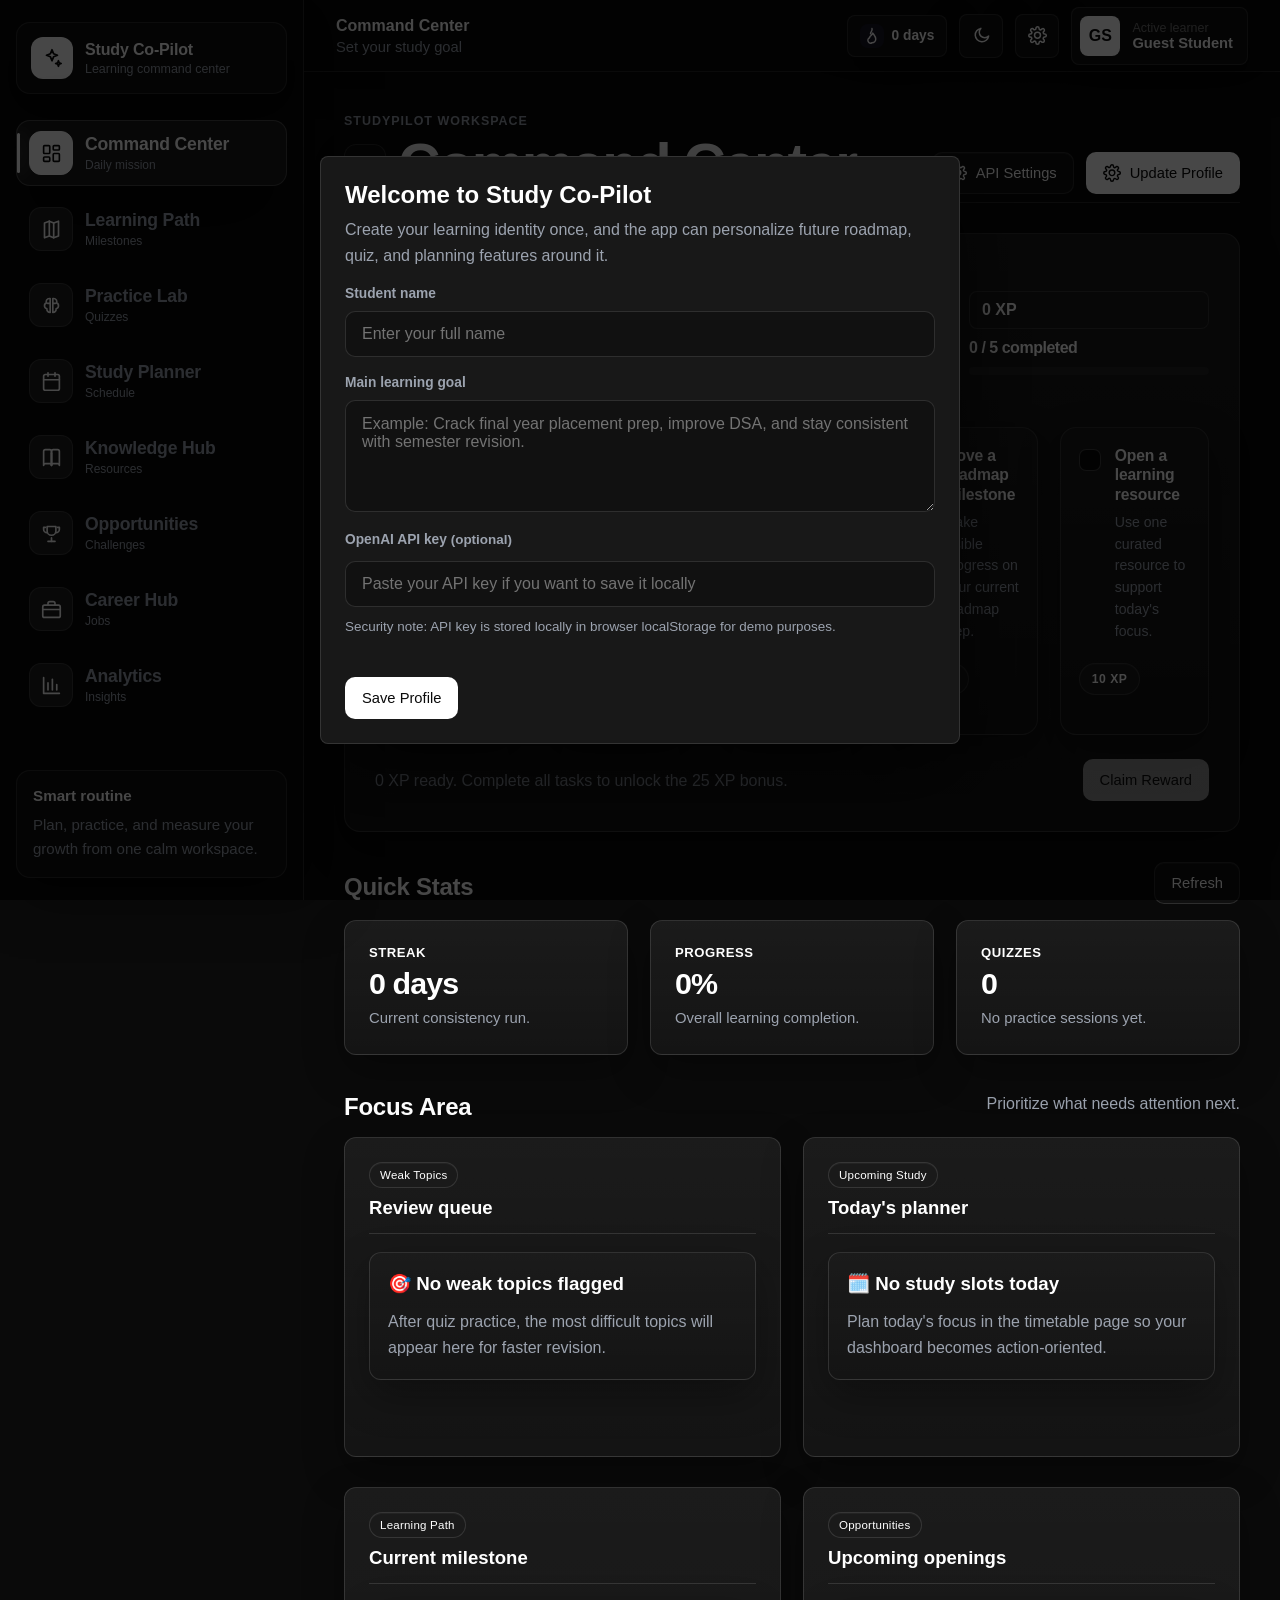
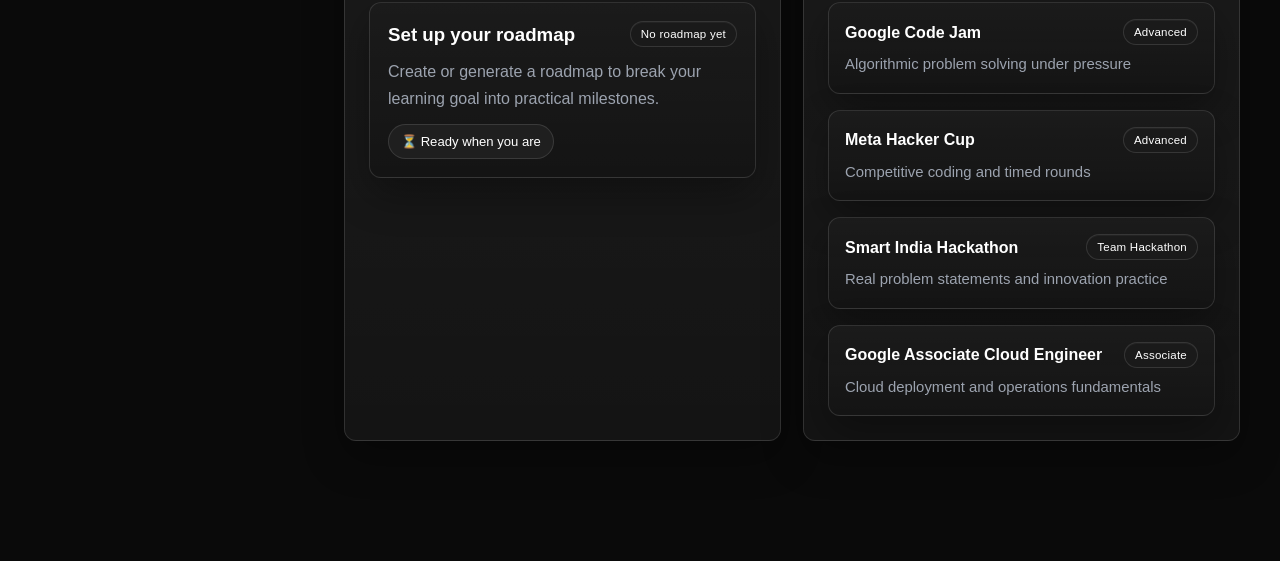
<file: index.html>
<!DOCTYPE html>
<html lang="en" data-page="dashboard">
<head>
  <meta charset="UTF-8">
  <meta name="viewport" content="width=device-width, initial-scale=1.0">
  <title>Study Co-Pilot | Command Center</title>
  <meta name="description" content="Study Co-Pilot is a clean AI-powered learning command center for students.">
  <link rel="preconnect" href="https://fonts.googleapis.com">
  <link rel="preconnect" href="https://fonts.gstatic.com" crossorigin>
  <link rel="stylesheet" href="CSS/style.css">
</head>
  <script src="JS/app.js"></script>
<body>
  <div class="app-shell">
    <aside class="sidebar" id="sidebar"></aside>

    <div class="app-main">
      <header class="topbar" id="topbar"></header>

      <main class="page-content command-center-page">
        <section class="page-header command-center-header">
          <div>
            <p class="eyebrow">StudyPilot Workspace</p>
            <h1>Command Center</h1>
          </div>
          <div class="header-actions">
            <button class="secondary-button" id="openApiSettingsButton" type="button">API Settings</button>
            <button class="gradient-button" id="openSetupButton" type="button">Update Profile</button>
          </div>
        </section>

        <section class="mission-card" aria-labelledby="todaysMissionTitle">
          <div class="mission-card-main">
            <div class="mission-copy">
              <span class="badge badge-primary">Today's Mission</span>
              <h2 id="todaysMissionTitle">Complete your study loop</h2>
              <p id="dashboardSummary">Set up your student profile to personalize learning tasks, practice, and planning.</p>
            </div>
            <div class="mission-progress">
              <span class="daily-reward-pill" id="dailyRewardPoints">0 XP</span>
              <strong id="dailyTasksProgressLabel">0 / 5 completed</strong>
              <div class="progress-bar">
                <span id="dailyTasksProgressBar"></span>
              </div>
            </div>
          </div>

          <div id="dailyTasksPanel" class="daily-task-list mission-task-list"></div>

          <div class="mission-footer">
            <p id="dailyRewardStatus">Complete daily tasks to unlock your XP reward.</p>
            <button class="gradient-button" id="claimDailyRewardButton" type="button" disabled>Claim Reward</button>
          </div>
        </section>

        <section class="quick-stats-section" aria-labelledby="quickStatsTitle">
          <div class="section-kicker-row">
            <h2 id="quickStatsTitle">Quick Stats</h2>
            <button class="secondary-button" id="refreshDashboardButton" type="button">Refresh</button>
          </div>
          <div class="responsive-grid stats-grid quick-stats-grid" id="dashboardStats"></div>
        </section>

        <section class="focus-area-section" aria-labelledby="focusAreaTitle">
          <div class="section-kicker-row">
            <h2 id="focusAreaTitle">Focus Area</h2>
            <p>Prioritize what needs attention next.</p>
          </div>
          <div class="focus-area-grid">
            <article class="card focus-panel">
              <div class="card-header">
                <div>
                  <span class="badge badge-warning">Weak Topics</span>
                  <h2>Review queue</h2>
                </div>
              </div>
              <div id="weakTopicsPanel" class="dashboard-section-body"></div>
            </article>

            <article class="card focus-panel">
              <div class="card-header">
                <div>
                  <span class="badge badge-primary">Upcoming Study</span>
                  <h2>Today's planner</h2>
                </div>
              </div>
              <div id="todaysTimetable" class="dashboard-section-body"></div>
            </article>
          </div>
        </section>

        <section class="command-secondary-grid">
          <article class="card">
            <div class="card-header">
              <div>
                <span class="badge badge-accent">Learning Path</span>
                <h2>Current milestone</h2>
              </div>
            </div>
            <div id="roadmapMilestone" class="dashboard-section-body"></div>
          </article>

          <article class="card">
            <div class="card-header">
              <div>
                <span class="badge badge-secondary">Opportunities</span>
                <h2>Upcoming openings</h2>
              </div>
            </div>
            <div id="competitionsPreview" class="dashboard-section-body"></div>
          </article>
        </section>

        <div class="dashboard-hidden-hooks" aria-hidden="true">
          <div id="dashboardGreeting">Welcome to Study Co-Pilot</div>
          <div id="dashboardProgressLabel">0%</div>
          <div id="dashboardHeroMilestone">Set up your roadmap</div>
          <div id="dashboardStreak">0 days</div>
          <div id="dashboardBadges">0 earned</div>
          <div id="dashboardGoal">Not set</div>
          <div id="profileSnapshot"></div>
          <div id="dashboardSuggestions"></div>
          <div id="badgesPreview"></div>
          <span id="dashboardProgressBar"></span>
        </div>
      </main>
    </div>

    <nav class="bottom-nav" id="bottomNav"></nav>
  </div>

  <div id="modalRoot"></div>
  <div id="toastRoot" class="toast-root"></div>
  <div id="loadingOverlay" class="loading-overlay hidden">
    <div class="loading-spinner"></div>
    <p>Preparing your workspace...</p>
  </div>
<script src="JS/data.js"></script>
<script src="JS/storage.js"></script>
<script src="JS/app.js"></script>
</body>
</html>
</file>
<file: CSS/style.css>
:root {
  --primary: #0066cc;
  --primary-gradient: #0066cc;
  --primary-strong: #004f9f;
  --secondary: #6e6e73;
  --accent: #0066cc;
  --background: #f5f5f7;
  --success: #16a34a;
  --warning: #d97706;
  --danger: #dc2626;
  --dark-bg: #f5f5f7;
  --dark-card: #ffffff;
  --light-bg: #f5f5f7;
  --light-card: #ffffff;
  --radius-sm: 8px;
  --radius-md: 8px;
  --radius-lg: 8px;
  --shadow-soft: 0 8px 24px rgba(0, 0, 0, 0.05);
  --shadow-strong: 0 14px 32px rgba(0, 0, 0, 0.08);
  --transition: 220ms ease;
  --sidebar-width: 272px;
  --topbar-height: 88px;
  --mobile-nav-height: 82px;
  --bg: #f5f5f7;
  --surface: #ffffff;
  --surface-strong: #ffffff;
  --surface-alt: #f5f5f7;
  --text-primary: #1d1d1f;
  --text-secondary: #6e6e73;
  --text: #1d1d1f;
  --text-muted: #6e6e73;
  --text-soft: #86868b;
  --border: rgba(0,0,0,0.08);
  --border-strong: rgba(0,0,0,0.12);
  --gradient-main: var(--primary-gradient);
  --gradient-soft: #f5f5f7;
  --focus-ring: 0 0 0 4px rgba(0, 102, 204, 0.14);
  --backdrop: rgba(15, 23, 42, 0.52);
}

body.theme-dark {
  --background: #f5f5f7;
  --bg: #f5f5f7;
  --surface: #ffffff;
  --surface-strong: #ffffff;
  --surface-alt: #f5f5f7;
  --text-primary: #1d1d1f;
  --text-secondary: #6e6e73;
  --text: #1d1d1f;
  --text-muted: #6e6e73;
  --text-soft: #86868b;
  --border: rgba(0,0,0,0.08);
  --border-strong: rgba(0,0,0,0.12);
  --shadow-soft: 0 8px 24px rgba(0, 0, 0, 0.05);
  --shadow-strong: 0 14px 32px rgba(0, 0, 0, 0.08);
  --backdrop: rgba(0, 0, 0, 0.28);
}

* {
  box-sizing: border-box;
}

html {
  scroll-behavior: smooth;
}

body {
  margin: 0;
  min-height: 100vh;
  font-family: Inter, "Segoe UI", Roboto, Arial, sans-serif;
  background:
    linear-gradient(180deg, rgba(37, 99, 235, 0.06), transparent 260px),
    var(--bg);
  color: var(--text);
  transition: background var(--transition), color var(--transition);
}

body::before {
  content: "";
  position: fixed;
  inset: 0;
  pointer-events: none;
  background-image:
    linear-gradient(rgba(255, 255, 255, 0.035) 1px, transparent 1px),
    linear-gradient(90deg, rgba(255, 255, 255, 0.035) 1px, transparent 1px);
  background-size: 48px 48px;
  mask-image: radial-gradient(circle at center, black 38%, transparent 85%);
  opacity: 0.22;
}

a {
  color: inherit;
  text-decoration: none;
}

button,
input,
textarea,
select {
  font: inherit;
}

button {
  border: 0;
  cursor: pointer;
}

img {
  max-width: 100%;
  display: block;
}

.hidden {
  display: none !important;
}

.app-shell {
  display: flex;
  min-height: 100vh;
}

.sidebar {
  position: fixed;
  top: 0;
  left: 0;
  width: var(--sidebar-width);
  height: 100vh;
  padding: 24px 18px;
  background: rgba(15, 23, 42, 0.96);
  border-right: 1px solid rgba(148, 163, 184, 0.1);
  backdrop-filter: blur(24px);
  color: #e2e8f0;
  z-index: 30;
  overflow-y: auto;
}

.sidebar-panel {
  display: flex;
  flex-direction: column;
  height: 100%;
  gap: 24px;
}

.brand {
  display: flex;
  align-items: center;
  gap: 14px;
  padding: 14px;
  border-radius: var(--radius-md);
  background: rgba(255, 255, 255, 0.06);
  box-shadow: inset 0 1px 0 rgba(255, 255, 255, 0.06);
}

.brand-mark {
  width: 48px;
  height: 48px;
  border-radius: 8px;
  display: grid;
  place-items: center;
  font-size: 1.3rem;
  background: var(--gradient-main);
  box-shadow: 0 14px 32px rgba(37, 99, 235, 0.35);
}

.brand-text strong,
.brand-text span {
  display: block;
}

.brand-text strong {
  font-size: 1rem;
}

.brand-text span {
  margin-top: 2px;
  color: #94a3b8;
  font-size: 0.9rem;
}

.sidebar-nav,
.bottom-nav {
  display: flex;
}

.sidebar-nav {
  flex-direction: column;
  gap: 8px;
}

.nav-link {
  display: flex;
  align-items: center;
  gap: 12px;
  padding: 13px 15px;
  border-radius: 8px;
  color: #cbd5e1;
  transition: transform var(--transition), background var(--transition), color var(--transition), box-shadow var(--transition);
}

.nav-link:hover,
.nav-link:focus-visible {
  color: #ffffff;
  background: rgba(255, 255, 255, 0.08);
  transform: translateX(3px);
}

.nav-link.active {
  color: #ffffff;
  background: linear-gradient(135deg, rgba(37, 99, 235, 0.34), rgba(8, 145, 178, 0.24));
  box-shadow: inset 0 1px 0 rgba(255, 255, 255, 0.06), 0 12px 25px rgba(15, 23, 42, 0.18);
}

.nav-link span:first-child {
  font-size: 1.1rem;
}

.sidebar-footer {
  margin-top: auto;
}

.sidebar-tip {
  padding: 18px;
  border-radius: var(--radius-md);
  background: rgba(255, 255, 255, 0.06);
  border: 1px solid rgba(148, 163, 184, 0.12);
}

.sidebar-tip p {
  margin: 8px 0 0;
  color: #cbd5e1;
  line-height: 1.6;
  font-size: 0.94rem;
}

.sidebar-tip strong {
  font-size: 0.95rem;
}

.app-main {
  flex: 1;
  margin-left: var(--sidebar-width);
  min-width: 0;
}

.topbar {
  position: sticky;
  top: 0;
  z-index: 20;
  height: var(--topbar-height);
  display: flex;
  align-items: center;
  justify-content: space-between;
  gap: 18px;
  padding: 18px 28px;
  background: rgba(248, 250, 252, 0.72);
  backdrop-filter: blur(20px);
  border-bottom: 1px solid var(--border);
}

body.theme-dark .topbar {
  background: rgba(7, 16, 31, 0.72);
}

.topbar-title h2,
.topbar-title p {
  margin: 0;
}

.topbar-title h2 {
  font-size: 1.1rem;
}

.topbar-title p {
  color: var(--text-soft);
  margin-top: 4px;
  font-size: 0.92rem;
}

.topbar-actions,
.header-actions,
.topbar-profile {
  display: flex;
  align-items: center;
  gap: 12px;
}

.icon-button,
.theme-toggle {
  width: 44px;
  height: 44px;
  border-radius: 8px;
  background: var(--surface);
  border: 1px solid var(--border);
  color: var(--text);
  display: grid;
  place-items: center;
  box-shadow: var(--shadow-soft);
  transition: transform var(--transition), background var(--transition), border-color var(--transition);
}

.icon-button:hover,
.theme-toggle:hover,
.gradient-button:hover,
.secondary-button:hover,
.danger-button:hover {
  transform: translateY(-2px);
}

.profile-pill {
  display: flex;
  align-items: center;
  gap: 12px;
  padding: 8px 14px 8px 8px;
  border-radius: 8px;
  background: var(--surface);
  border: 1px solid var(--border);
  box-shadow: var(--shadow-soft);
}

.profile-avatar {
  width: 40px;
  height: 40px;
  border-radius: 8px;
  display: grid;
  place-items: center;
  background: var(--gradient-main);
  color: #ffffff;
  font-weight: 700;
}

.profile-meta span,
.profile-meta strong {
  display: block;
}

.profile-meta span {
  color: var(--text-soft);
  font-size: 0.78rem;
}

.profile-meta strong {
  font-size: 0.92rem;
}

.page-content {
  padding: 28px;
  padding-bottom: 116px;
}

.page-header {
  display: flex;
  align-items: flex-start;
  justify-content: space-between;
  gap: 20px;
  margin-bottom: 26px;
}

.page-header h1,
.page-header p,
.card h2,
.card h3,
.card p {
  margin-top: 0;
}

.page-header h1 {
  margin-bottom: 10px;
  font-size: clamp(2rem, 4vw, 2.75rem);
  line-height: 1.08;
}

.eyebrow {
  margin-bottom: 12px;
  letter-spacing: 0.14em;
  text-transform: uppercase;
  font-size: 0.76rem;
  font-weight: 700;
  color: var(--primary);
}

.page-description {
  max-width: 720px;
  color: var(--text-muted);
  line-height: 1.7;
  font-size: 1rem;
}

.back-link {
  margin-bottom: 16px;
  padding: 0;
  background: transparent;
  color: var(--text-soft);
  font-weight: 600;
}

.responsive-grid {
  display: grid;
  gap: 20px;
}

.stats-grid {
  grid-template-columns: repeat(4, minmax(0, 1fr));
  margin-bottom: 20px;
}

.dashboard-layout {
  grid-template-columns: 1.5fr 1fr;
}

.dashboard-detail-grid {
  grid-template-columns: repeat(2, minmax(0, 1fr));
}

.quick-actions-grid {
  grid-template-columns: repeat(2, minmax(0, 1fr));
}

.card,
.stat-card,
.action-card {
  position: relative;
  overflow: hidden;
  background: var(--surface);
  border: 1px solid var(--border);
  border-radius: var(--radius-lg);
  box-shadow: var(--shadow-soft);
  backdrop-filter: blur(14px);
}

.card {
  padding: 24px;
}

.card::before,
.stat-card::before,
.action-card::before {
  content: "";
  position: absolute;
  inset: 0 auto auto 0;
  width: 100%;
  height: 1px;
  background: linear-gradient(90deg, rgba(255, 255, 255, 0.46), transparent);
  opacity: 0.7;
}

.card-header {
  display: flex;
  align-items: flex-start;
  justify-content: space-between;
  gap: 16px;
  margin-bottom: 20px;
}

.card-header h2 {
  margin: 10px 0 0;
  font-size: 1.25rem;
}

.stat-card {
  padding: 22px;
}

.stat-card .stat-icon {
  width: 50px;
  height: 50px;
  border-radius: 18px;
  display: grid;
  place-items: center;
  font-size: 1.25rem;
  background: var(--gradient-soft);
  margin-bottom: 18px;
}

.stat-card h3 {
  margin: 0 0 8px;
  font-size: 0.95rem;
  color: var(--text-muted);
}

.stat-card strong {
  display: block;
  font-size: 1.8rem;
  margin-bottom: 8px;
}

.stat-card p {
  margin: 0;
  color: var(--text-soft);
  line-height: 1.6;
}

.dashboard-hero {
  min-height: 100%;
  background:
    linear-gradient(135deg, rgba(37, 99, 235, 0.11), rgba(8, 145, 178, 0.08)),
    var(--surface);
}

.hero-footer {
  display: flex;
  flex-wrap: wrap;
  gap: 12px;
  margin-top: 20px;
}

.hero-meta-row {
  display: grid;
  grid-template-columns: repeat(2, minmax(0, 1fr));
  gap: 14px;
  margin-top: 18px;
}

.hero-meta-block {
  padding: 16px 18px;
  border-radius: 8px;
  background: rgba(255, 255, 255, 0.1);
  border: 1px solid var(--border);
}

.hero-meta-block span,
.hero-meta-block strong {
  display: block;
}

.hero-meta-block span {
  color: var(--text-soft);
  font-size: 0.82rem;
  margin-bottom: 6px;
}

.hero-meta-block strong {
  font-size: 1.08rem;
  line-height: 1.45;
}

.hero-chip {
  min-width: 150px;
  padding: 14px 16px;
  border-radius: 8px;
  background: rgba(255, 255, 255, 0.08);
  border: 1px solid var(--border);
}

.hero-chip span,
.hero-chip strong {
  display: block;
}

.hero-chip span {
  color: var(--text-soft);
  font-size: 0.82rem;
  margin-bottom: 4px;
}

.hero-chip strong {
  font-size: 1rem;
}

.action-card {
  display: block;
  padding: 20px;
  min-height: 170px;
  transition: transform var(--transition), border-color var(--transition), box-shadow var(--transition);
}

.action-card:hover {
  transform: translateY(-4px);
  border-color: rgba(37, 99, 235, 0.28);
  box-shadow: var(--shadow-strong);
}

.action-icon {
  display: inline-grid;
  place-items: center;
  width: 46px;
  height: 46px;
  border-radius: 8px;
  background: var(--gradient-soft);
  margin-bottom: 18px;
}

.action-card h3 {
  margin-bottom: 10px;
}

.action-card p {
  color: var(--text-soft);
  line-height: 1.65;
}

.gradient-button,
.secondary-button,
.danger-button {
  display: inline-flex;
  align-items: center;
  justify-content: center;
  gap: 10px;
  min-height: 46px;
  padding: 0 18px;
  border-radius: 8px;
  font-weight: 700;
  transition: transform var(--transition), opacity var(--transition), box-shadow var(--transition), background var(--transition);
}

.gradient-button {
  color: #ffffff;
  background: var(--gradient-main);
  box-shadow: 0 16px 30px rgba(37, 99, 235, 0.28);
}

.secondary-button {
  color: var(--text);
  background: var(--surface);
  border: 1px solid var(--border);
}

.danger-button {
  color: #ffffff;
  background: linear-gradient(135deg, #dc2626, #f97316);
  box-shadow: 0 16px 30px rgba(220, 38, 38, 0.2);
}

.badge {
  display: inline-flex;
  align-items: center;
  gap: 8px;
  padding: 8px 12px;
  border-radius: 999px;
  font-size: 0.76rem;
  font-weight: 700;
  letter-spacing: 0.02em;
}

.badge-primary {
  background: rgba(37, 99, 235, 0.12);
  color: var(--primary);
}

.badge-secondary {
  background: rgba(124, 58, 237, 0.12);
  color: var(--secondary);
}

.badge-accent {
  background: rgba(6, 182, 212, 0.12);
  color: var(--accent);
}

.badge-success {
  background: rgba(34, 197, 94, 0.12);
  color: var(--success);
}

.badge-warning {
  background: rgba(245, 158, 11, 0.14);
  color: var(--warning);
}

.badge-danger {
  background: rgba(239, 68, 68, 0.14);
  color: var(--danger);
}

.progress-bar {
  width: 100%;
  height: 14px;
  padding: 2px;
  border-radius: 999px;
  background: rgba(148, 163, 184, 0.18);
  overflow: hidden;
}

.progress-bar span {
  display: block;
  width: 0;
  height: 100%;
  border-radius: inherit;
  background: var(--gradient-main);
  transition: width 400ms ease;
}

.stack-list {
  display: grid;
  gap: 14px;
}

.dashboard-control-stack {
  display: grid;
  gap: 18px;
}

.control-actions {
  display: flex;
  gap: 12px;
}

.control-actions .secondary-button,
.control-actions .danger-button {
  flex: 1;
}

.stack-item {
  display: flex;
  align-items: flex-start;
  gap: 14px;
  padding: 16px;
  border-radius: 8px;
  background: var(--surface-alt);
  border: 1px solid var(--border);
}

.stack-item span {
  width: 40px;
  height: 40px;
  border-radius: 8px;
  display: grid;
  place-items: center;
  background: rgba(37, 99, 235, 0.14);
}

.stack-item h3 {
  margin: 0 0 6px;
  font-size: 1rem;
}

.stack-item p {
  margin: 0;
  color: var(--text-soft);
  line-height: 1.6;
}

.profile-snapshot {
  display: grid;
  gap: 14px;
}

.snapshot-row {
  display: flex;
  justify-content: space-between;
  gap: 14px;
  padding: 14px 0;
  border-bottom: 1px solid var(--border);
}

.snapshot-row:last-child {
  border-bottom: 0;
  padding-bottom: 0;
}

.snapshot-row span {
  color: var(--text-soft);
}

.dashboard-section-body {
  display: grid;
  gap: 14px;
}

.info-card {
  display: grid;
  gap: 12px;
  padding: 18px;
  border-radius: 8px;
  background: linear-gradient(180deg, rgba(37, 99, 235, 0.08), rgba(124, 58, 237, 0.04));
  border: 1px solid var(--border);
}

.info-card h3,
.info-card p {
  margin: 0;
}

.info-card p {
  color: var(--text-soft);
  line-height: 1.65;
}

.info-meta {
  display: flex;
  flex-wrap: wrap;
  gap: 10px;
}

.info-pill {
  display: inline-flex;
  align-items: center;
  gap: 8px;
  padding: 9px 12px;
  border-radius: 8px;
  background: var(--surface-alt);
  border: 1px solid var(--border);
  font-size: 0.82rem;
  color: var(--text-muted);
}

.competition-list,
.badge-list,
.schedule-list,
.weak-topics-list {
  display: grid;
  gap: 12px;
}

.competition-item,
.badge-item,
.schedule-item,
.weak-topic-item {
  display: grid;
  gap: 8px;
  padding: 16px;
  border-radius: 8px;
  background: var(--surface-alt);
  border: 1px solid var(--border);
  transition: transform var(--transition), box-shadow var(--transition), border-color var(--transition);
}

.competition-item:hover,
.badge-item:hover,
.schedule-item:hover,
.weak-topic-item:hover {
  transform: translateY(-2px);
  box-shadow: var(--shadow-soft);
}

.competition-item h3,
.badge-item h3,
.schedule-item h3,
.weak-topic-item h3 {
  margin: 0;
  font-size: 1rem;
}

.competition-item p,
.badge-item p,
.schedule-item p,
.weak-topic-item p {
  margin: 0;
  color: var(--text-soft);
  line-height: 1.6;
}

.weak-topic-item {
  background: linear-gradient(180deg, rgba(239, 68, 68, 0.12), rgba(239, 68, 68, 0.05));
  border-color: rgba(239, 68, 68, 0.25);
}

.weak-topic-item h3 {
  color: var(--danger);
}

.badge-item.is-earned {
  background: linear-gradient(180deg, rgba(34, 197, 94, 0.12), rgba(34, 197, 94, 0.04));
}

.badge-item.is-locked {
  opacity: 0.82;
}

.item-topline {
  display: flex;
  align-items: center;
  justify-content: space-between;
  gap: 12px;
}

.item-meta {
  display: flex;
  flex-wrap: wrap;
  gap: 8px;
}

.roadmap-timeline {
  display: grid;
  gap: 18px;
}

.roadmap-phase-card {
  position: relative;
}

.roadmap-topic-grid {
  display: grid;
  gap: 14px;
  margin-top: 8px;
}

.roadmap-topic-card {
  display: grid;
  gap: 12px;
  padding: 18px;
  border-radius: 20px;
  background: var(--surface-alt);
  border: 1px solid var(--border);
  transition: transform var(--transition), box-shadow var(--transition), border-color var(--transition);
}

.roadmap-topic-card:hover {
  transform: translateY(-2px);
  box-shadow: var(--shadow-soft);
}

.roadmap-topic-card.is-done {
  background: linear-gradient(180deg, rgba(34, 197, 94, 0.14), rgba(34, 197, 94, 0.05));
  border-color: rgba(34, 197, 94, 0.28);
}

.roadmap-topic-card.is-progress {
  background: linear-gradient(180deg, rgba(6, 182, 212, 0.14), rgba(6, 182, 212, 0.05));
  border-color: rgba(6, 182, 212, 0.25);
}

.roadmap-topic-actions {
  display: flex;
  flex-wrap: wrap;
  gap: 10px;
}

.roadmap-topic-actions .secondary-button,
.roadmap-topic-actions .gradient-button {
  flex: 1;
}

.roadmap-status-switches {
  display: flex;
  flex-wrap: wrap;
  gap: 8px;
}

.status-chip {
  padding: 9px 12px;
  border-radius: 999px;
  background: var(--surface);
  border: 1px solid var(--border);
  color: var(--text-soft);
  transition: transform var(--transition), border-color var(--transition), color var(--transition), background var(--transition);
}

.status-chip.active {
  color: var(--text);
  border-color: rgba(37, 99, 235, 0.28);
  background: rgba(37, 99, 235, 0.12);
}

.roadmap-bullet-list {
  margin: 0;
  padding-left: 18px;
  color: var(--text-soft);
  line-height: 1.8;
}

.code-preview {
  margin: 0;
  padding: 16px;
  overflow-x: auto;
  border-radius: 18px;
  background: rgba(15, 23, 42, 0.92);
  color: #dbeafe;
  font-size: 0.9rem;
  line-height: 1.7;
}

.quiz-shell,
.quiz-results-shell {
  display: grid;
  gap: 18px;
}

.quiz-option-grid,
.quiz-review-list {
  display: grid;
  gap: 14px;
}

.quiz-option-card {
  display: flex;
  align-items: center;
  gap: 16px;
  width: 100%;
  padding: 18px;
  border-radius: 22px;
  background: var(--surface-alt);
  border: 1px solid var(--border);
  color: var(--text);
  text-align: left;
  transition: transform var(--transition), border-color var(--transition), box-shadow var(--transition), background var(--transition);
}

.quiz-option-card:hover {
  transform: translateY(-2px);
  border-color: rgba(37, 99, 235, 0.28);
  box-shadow: var(--shadow-soft);
}

.quiz-option-card.selected {
  background: #ffffff;
  color: #0f172a;
  border-color: rgba(15, 23, 42, 0.16);
  font-weight: 700;
}

.quiz-option-label {
  flex: 0 0 48px;
  width: 48px;
  height: 48px;
  border-radius: 16px;
  display: grid;
  place-items: center;
  background: var(--gradient-main);
  color: #ffffff;
  font-weight: 800;
  font-size: 1rem;
}

.quiz-option-text {
  display: block;
  font-size: 1rem;
  line-height: 1.6;
}

.checkbox-grid {
  display: grid;
  grid-template-columns: repeat(7, minmax(0, 1fr));
  gap: 10px;
}

.checkbox-card,
.toggle-row {
  display: flex;
  align-items: center;
  gap: 10px;
}

.checkbox-card {
  justify-content: center;
  min-height: 52px;
  padding: 10px 12px;
  border-radius: 16px;
  background: var(--surface-alt);
  border: 1px solid var(--border);
  color: var(--text);
  cursor: pointer;
}

.checkbox-card input,
.toggle-row input {
  accent-color: var(--primary);
}

.checkbox-card span,
.toggle-row span {
  font-weight: 600;
}

.subject-draft-card {
  display: grid;
  gap: 14px;
  padding: 18px;
  border-radius: 20px;
  background: var(--surface-alt);
  border: 1px solid var(--border);
}

.timetable-grid {
  display: grid;
  grid-template-columns: repeat(2, minmax(0, 1fr));
  gap: 16px;
}

.timetable-day-card {
  display: grid;
  gap: 14px;
  padding: 18px;
  border-radius: 22px;
  background: linear-gradient(180deg, rgba(37, 99, 235, 0.06), rgba(124, 58, 237, 0.04));
  border: 1px solid var(--border);
}

.timetable-day-card.is-today {
  border-color: rgba(34, 197, 94, 0.32);
  box-shadow: 0 20px 40px rgba(34, 197, 94, 0.1);
}

.timetable-slot-list {
  display: grid;
  gap: 12px;
}

.timetable-slot-card {
  display: grid;
  gap: 10px;
  padding: 16px;
  border-radius: 18px;
  border: 1px solid rgba(148, 163, 184, 0.18);
  background:
    linear-gradient(180deg, color-mix(in srgb, var(--subject-accent) 14%, transparent), rgba(255, 255, 255, 0.02)),
    var(--surface-alt);
}

.slot-normal {
  border-left: 4px solid var(--subject-accent);
}

.slot-weak {
  border-left: 4px solid var(--danger);
  background:
    linear-gradient(180deg, rgba(239, 68, 68, 0.12), rgba(239, 68, 68, 0.04)),
    var(--surface-alt);
}

.slot-break {
  border-left: 4px solid #94a3b8;
}

.slot-revision {
  border-left: 4px solid var(--secondary);
}

.slot-edit-button {
  min-height: 38px;
  padding: 0 12px;
}

.resource-grid {
  display: grid;
  gap: 14px;
}

.resource-card {
  display: grid;
  gap: 12px;
  padding: 18px;
  border-radius: 22px;
  background: var(--surface-alt);
  border: 1px solid var(--border);
  transition: transform var(--transition), box-shadow var(--transition), border-color var(--transition);
}

.resource-card:hover {
  transform: translateY(-2px);
  box-shadow: var(--shadow-soft);
  border-color: rgba(37, 99, 235, 0.28);
}

.resource-card p {
  margin: 0;
  color: var(--text-soft);
  line-height: 1.65;
}

.resource-cta {
  justify-self: start;
}

.tab-row {
  display: flex;
  flex-wrap: wrap;
  gap: 10px;
}

.opportunity-card {
  background: linear-gradient(180deg, rgba(37, 99, 235, 0.08), rgba(124, 58, 237, 0.05));
}

.empty-state {
  display: grid;
  place-items: center;
  text-align: center;
  min-height: 320px;
  padding: 26px;
  border-radius: 22px;
  background: linear-gradient(180deg, rgba(37, 99, 235, 0.06), rgba(124, 58, 237, 0.04));
  border: 1px dashed var(--border-strong);
}

.empty-state-icon {
  width: 72px;
  height: 72px;
  border-radius: 24px;
  display: grid;
  place-items: center;
  font-size: 1.6rem;
  margin-bottom: 16px;
  background: rgba(255, 255, 255, 0.14);
}

.empty-state h3 {
  margin-bottom: 10px;
}

.empty-state p {
  max-width: 540px;
  color: var(--text-soft);
  line-height: 1.7;
}

.form-grid {
  display: grid;
  gap: 16px;
}

.form-row {
  display: grid;
  gap: 8px;
}

.form-row-inline {
  display: grid;
  grid-template-columns: repeat(2, minmax(0, 1fr));
  gap: 16px;
}

.form-label {
  font-size: 0.92rem;
  font-weight: 700;
}

.form-help {
  margin: 0;
  color: var(--text-soft);
  font-size: 0.84rem;
  line-height: 1.5;
}

.form-control {
  width: 100%;
  min-height: 50px;
  padding: 0 16px;
  border-radius: 14px;
  border: 1px solid var(--border);
  background: var(--surface-strong);
  color: var(--text);
  outline: none;
  transition: border-color var(--transition), box-shadow var(--transition), background var(--transition);
}

textarea.form-control {
  min-height: 120px;
  padding: 14px 16px;
  resize: vertical;
}

.form-control:focus {
  border-color: rgba(37, 99, 235, 0.5);
  box-shadow: 0 0 0 4px rgba(37, 99, 235, 0.12);
}

.modal {
  position: fixed;
  inset: 0;
  display: grid;
  place-items: center;
  padding: 24px;
  background: var(--backdrop);
  z-index: 60;
  opacity: 0;
  pointer-events: none;
  transition: opacity var(--transition);
}

.modal.open {
  opacity: 1;
  pointer-events: auto;
}

.modal-panel {
  width: min(640px, 100%);
  max-height: calc(100vh - 48px);
  overflow-y: auto;
  padding: 24px;
  border-radius: 28px;
  background: var(--surface-strong);
  border: 1px solid var(--border);
  box-shadow: var(--shadow-strong);
  transform: translateY(14px) scale(0.98);
  transition: transform var(--transition);
}

.modal.open .modal-panel {
  transform: translateY(0) scale(1);
}

.modal-header,
.modal-footer {
  display: flex;
  align-items: center;
  justify-content: space-between;
  gap: 16px;
}

.modal-header {
  margin-bottom: 18px;
}

.modal-header h2,
.modal-header p {
  margin: 0;
}

.modal-header p {
  margin-top: 8px;
  color: var(--text-soft);
  line-height: 1.6;
}

.modal-footer {
  margin-top: 22px;
}

.toast-root {
  position: fixed;
  top: 24px;
  right: 24px;
  display: grid;
  gap: 12px;
  z-index: 70;
}

.toast {
  min-width: 280px;
  max-width: 360px;
  padding: 16px 18px;
  border-radius: 18px;
  background: rgba(15, 23, 42, 0.94);
  color: #f8fafc;
  box-shadow: 0 20px 40px rgba(2, 8, 23, 0.28);
  border: 1px solid rgba(148, 163, 184, 0.16);
  transform: translateY(-8px);
  opacity: 0;
  animation: toast-in 260ms ease forwards;
}

.toast.success {
  border-left: 4px solid var(--success);
}

.toast.warning {
  border-left: 4px solid var(--warning);
}

.toast.danger {
  border-left: 4px solid var(--danger);
}

.toast-title {
  display: block;
  margin-bottom: 4px;
  font-weight: 700;
}

.toast-message {
  color: #cbd5e1;
  line-height: 1.55;
  font-size: 0.92rem;
}

.loading-overlay {
  position: fixed;
  inset: 0;
  display: grid;
  place-items: center;
  gap: 14px;
  background: rgba(7, 16, 31, 0.72);
  color: #f8fafc;
  z-index: 80;
}

.loading-spinner {
  width: 58px;
  height: 58px;
  border-radius: 50%;
  border: 4px solid rgba(255, 255, 255, 0.18);
  border-top-color: #ffffff;
  animation: spin 0.8s linear infinite;
}

.bottom-nav {
  position: fixed;
  left: 50%;
  bottom: 18px;
  transform: translateX(-50%);
  width: min(calc(100% - 24px), 720px);
  align-items: center;
  justify-content: space-around;
  gap: 10px;
  padding: 10px;
  border-radius: 24px;
  background: rgba(15, 23, 42, 0.92);
  backdrop-filter: blur(20px);
  border: 1px solid rgba(148, 163, 184, 0.12);
  box-shadow: 0 26px 45px rgba(15, 23, 42, 0.24);
  z-index: 35;
  display: none;
  overflow-x: auto;
  scrollbar-width: none;
}

.bottom-nav::-webkit-scrollbar {
  display: none;
}

.bottom-nav .nav-link {
  flex: 0 0 92px;
  justify-content: center;
  flex-direction: column;
  gap: 6px;
  min-height: 58px;
  padding: 8px;
  font-size: 0.74rem;
  color: #cbd5e1;
}

.bottom-nav .nav-link:hover,
.bottom-nav .nav-link.active {
  transform: none;
}

.bottom-nav .nav-link span:last-child {
  white-space: nowrap;
}

@keyframes spin {
  to {
    transform: rotate(360deg);
  }
}

@keyframes toast-in {
  to {
    opacity: 1;
    transform: translateY(0);
  }
}

@media (max-width: 1180px) {
  .stats-grid {
    grid-template-columns: repeat(2, minmax(0, 1fr));
  }

  .dashboard-layout {
    grid-template-columns: 1fr;
  }

  .dashboard-layout .dashboard-hero {
    grid-row: auto;
  }

  .dashboard-detail-grid {
    grid-template-columns: 1fr;
  }
}

@media (max-width: 920px) {
  .sidebar {
    display: none;
  }

  .app-main {
    margin-left: 0;
  }

  .topbar {
    padding: 16px 18px;
  }

  .page-content {
    padding: 18px;
    padding-bottom: calc(var(--mobile-nav-height) + 36px);
  }

  .page-header {
    flex-direction: column;
  }

  .header-actions {
    width: 100%;
  }

  .header-actions .gradient-button,
  .header-actions .secondary-button {
    flex: 1;
  }

  .bottom-nav {
    display: flex;
  }
}

@media (max-width: 720px) {
  .stats-grid,
  .dashboard-detail-grid,
  .quick-actions-grid,
  .form-row-inline,
  .hero-meta-row {
    grid-template-columns: 1fr;
  }

  .topbar-actions {
    gap: 8px;
  }

  .profile-pill {
    padding-right: 10px;
  }

  .profile-meta {
    display: none;
  }

  .control-actions {
    flex-direction: column;
  }

  .roadmap-topic-actions {
    flex-direction: column;
  }

  .checkbox-grid,
  .timetable-grid {
    grid-template-columns: 1fr;
  }

  .modal,
  .modal-panel {
    padding: 18px;
  }

  .modal-footer {
    flex-direction: column-reverse;
    align-items: stretch;
  }

  .modal-footer .gradient-button,
  .modal-footer .secondary-button,
  .modal-footer .danger-button {
    width: 100%;
  }

  .toast-root {
    top: auto;
    bottom: 104px;
    right: 12px;
    left: 12px;
  }

  .toast {
    max-width: none;
  }
}

/* Legacy SaaS design layer */
body {
  background:
    linear-gradient(180deg, rgba(79, 70, 229, 0.08), rgba(14, 165, 233, 0.03) 320px, transparent 520px),
    var(--bg);
  font-feature-settings: "cv02", "cv03", "cv04", "cv11";
  letter-spacing: 0;
}

body.theme-dark {
  background:
    linear-gradient(180deg, rgba(79, 70, 229, 0.18), rgba(14, 165, 233, 0.06) 320px, transparent 560px),
    var(--bg);
}

body::before {
  background-image:
    linear-gradient(rgba(100, 116, 139, 0.08) 1px, transparent 1px),
    linear-gradient(90deg, rgba(100, 116, 139, 0.08) 1px, transparent 1px);
  background-size: 56px 56px;
  mask-image: linear-gradient(180deg, black, transparent 78%);
  opacity: 0.36;
}

.sidebar {
  padding: 20px 14px;
  background:
    linear-gradient(180deg, rgba(15, 23, 42, 0.98), rgba(17, 24, 39, 0.96)),
    #0f172a;
  border-right-color: rgba(148, 163, 184, 0.14);
}

.sidebar-panel {
  gap: 18px;
}

.brand {
  padding: 12px;
  border: 1px solid rgba(148, 163, 184, 0.14);
  background: linear-gradient(180deg, rgba(255, 255, 255, 0.08), rgba(255, 255, 255, 0.035));
}

.brand-mark {
  width: 42px;
  height: 42px;
  box-shadow: 0 14px 34px rgba(79, 70, 229, 0.34);
}

.brand-text strong {
  font-size: 1.02rem;
  letter-spacing: 0;
}

.brand-text span {
  color: #9ca3af;
  font-size: 0.8rem;
}

.sidebar-nav {
  gap: 6px;
}

.nav-link {
  min-height: 44px;
  padding: 10px 12px;
  color: #a7b0c0;
  font-weight: 650;
  font-size: 0.92rem;
}

.nav-link:hover,
.nav-link:focus-visible {
  background: rgba(255, 255, 255, 0.07);
  transform: translateX(2px);
}

.nav-link.active {
  background: linear-gradient(135deg, rgba(79, 70, 229, 0.34), rgba(124, 58, 237, 0.22), rgba(14, 165, 233, 0.18));
  box-shadow: inset 0 1px 0 rgba(255, 255, 255, 0.08), 0 14px 26px rgba(2, 6, 23, 0.24);
}

.sidebar-tip {
  padding: 14px;
  background: rgba(255, 255, 255, 0.045);
}

.topbar {
  height: 76px;
  padding: 14px 28px;
  background: rgba(246, 247, 251, 0.72);
  backdrop-filter: blur(22px) saturate(150%);
}

body.theme-dark .topbar {
  background: rgba(9, 13, 26, 0.74);
}

.topbar-title h2 {
  font-size: 1rem;
  font-weight: 800;
}

.topbar-title p {
  max-width: 720px;
  white-space: nowrap;
  overflow: hidden;
  text-overflow: ellipsis;
}

.page-content {
  max-width: 1480px;
  margin: 0 auto;
  padding: 30px 32px 116px;
}

.page-header {
  align-items: center;
  padding: 6px 0 8px;
  margin-bottom: 24px;
}

.page-header h1 {
  margin-bottom: 8px;
  color: var(--text);
  font-size: clamp(2.15rem, 4vw, 3.35rem);
  font-weight: 860;
}

.eyebrow {
  margin-bottom: 10px;
  color: var(--primary);
  font-size: 0.72rem;
  letter-spacing: 0.12em;
}

.page-description {
  max-width: 780px;
  color: var(--text-muted);
  font-size: 1.02rem;
}

.back-link {
  display: inline-flex;
  align-items: center;
  min-height: 34px;
  margin-bottom: 12px;
  color: var(--text-soft);
}

.responsive-grid {
  gap: 18px;
}

.dashboard-layout {
  grid-template-columns: minmax(0, 1.45fr) minmax(340px, 0.95fr);
}

.dashboard-detail-grid {
  grid-template-columns: repeat(2, minmax(0, 1fr));
  margin-top: 18px;
}

.stats-grid {
  grid-template-columns: repeat(4, minmax(0, 1fr));
  gap: 14px;
  margin-bottom: 18px;
}

.card,
.stat-card,
.action-card {
  background: var(--surface);
  border-color: var(--border);
  border-radius: 8px;
  box-shadow: var(--shadow-soft);
  backdrop-filter: blur(18px) saturate(135%);
}

.card {
  padding: 22px;
}

.card::before,
.stat-card::before,
.action-card::before {
  background: linear-gradient(90deg, rgba(255, 255, 255, 0.62), transparent 72%);
}

body.theme-dark .card::before,
body.theme-dark .stat-card::before,
body.theme-dark .action-card::before {
  opacity: 0.28;
}

.card-header {
  gap: 14px;
  margin-bottom: 18px;
}

.card-header h2 {
  margin-top: 8px;
  font-size: 1.16rem;
  line-height: 1.24;
  font-weight: 820;
}

.stat-card {
  min-height: 162px;
  padding: 18px;
}

.stat-card .stat-icon,
.action-icon,
.empty-state-icon,
.quiz-option-label,
.daily-task-icon,
.stack-item span,
.profile-avatar,
.brand-mark {
  border-radius: 8px;
}

.stat-card .stat-icon {
  width: 42px;
  height: 42px;
  margin-bottom: 16px;
  font-size: 1.08rem;
  background: var(--gradient-soft);
}

.stat-card h3 {
  color: var(--text-soft);
  font-size: 0.82rem;
  font-weight: 800;
  letter-spacing: 0.04em;
  text-transform: uppercase;
}

.stat-card strong {
  color: var(--text);
  font-size: 1.9rem;
  line-height: 1;
}

.stat-card p,
.action-card p,
.stack-item p,
.competition-item p,
.badge-item p,
.schedule-item p,
.weak-topic-item p,
.resource-card p {
  color: var(--text-soft);
  font-size: 0.93rem;
  line-height: 1.58;
}

.dashboard-hero {
  background:
    linear-gradient(135deg, rgba(79, 70, 229, 0.14), rgba(124, 58, 237, 0.1), rgba(14, 165, 233, 0.08)),
    var(--surface);
}

.dashboard-hero #dashboardSummary {
  color: var(--text-muted);
  font-size: 1rem;
  line-height: 1.7;
}

.hero-meta-block,
.hero-chip,
.info-card,
.stack-item,
.competition-item,
.badge-item,
.schedule-item,
.weak-topic-item,
.resource-card,
.roadmap-topic-card,
.subject-draft-card,
.timetable-day-card,
.timetable-slot-card,
.daily-tasks-summary,
.daily-task-item,
.daily-reward-box,
.chart-card,
.empty-state {
  border-radius: 8px;
}

.hero-meta-block,
.hero-chip,
.info-card,
.stack-item,
.daily-tasks-summary {
  background: var(--surface-alt);
}

.hero-meta-block strong,
.hero-chip strong {
  color: var(--text);
}

.quick-actions-grid {
  gap: 14px;
}

.action-card {
  min-height: 158px;
  padding: 18px;
}

.action-card:hover,
.resource-card:hover,
.roadmap-topic-card:hover,
.competition-item:hover,
.badge-item:hover,
.schedule-item:hover,
.weak-topic-item:hover {
  transform: translateY(-3px);
  border-color: rgba(79, 70, 229, 0.28);
  box-shadow: var(--shadow-strong);
}

.gradient-button,
.secondary-button,
.danger-button,
.status-chip,
.task-check-button,
.form-control,
.profile-pill,
.icon-button,
.theme-toggle {
  border-radius: 8px;
}

.gradient-button,
.secondary-button,
.danger-button {
  min-height: 42px;
  padding: 0 16px;
  font-size: 0.92rem;
  font-weight: 800;
}

.gradient-button {
  background: var(--gradient-main);
  box-shadow: 0 14px 30px rgba(79, 70, 229, 0.26);
}

.secondary-button {
  background: var(--surface-strong);
  border-color: var(--border);
  box-shadow: 0 8px 22px rgba(15, 23, 42, 0.05);
}

.danger-button {
  background: linear-gradient(135deg, #dc2626, #f97316);
}

.icon-button,
.theme-toggle {
  box-shadow: 0 10px 24px rgba(15, 23, 42, 0.06);
}

.gradient-button:hover,
.secondary-button:hover,
.danger-button:hover,
.icon-button:hover,
.theme-toggle:hover {
  transform: translateY(-1px);
}

.gradient-button:focus-visible,
.secondary-button:focus-visible,
.danger-button:focus-visible,
.icon-button:focus-visible,
.theme-toggle:focus-visible,
.nav-link:focus-visible,
.status-chip:focus-visible,
.task-check-button:focus-visible,
.back-link:focus-visible {
  outline: none;
  box-shadow: var(--focus-ring);
}

.badge {
  min-height: 28px;
  padding: 6px 10px;
  border-radius: 999px;
  font-size: 0.72rem;
  font-weight: 850;
  letter-spacing: 0.02em;
}

.badge-primary {
  background: rgba(79, 70, 229, 0.12);
  color: var(--primary);
}

.badge-secondary {
  background: rgba(124, 58, 237, 0.12);
  color: var(--secondary);
}

.badge-accent {
  background: rgba(14, 165, 233, 0.12);
  color: var(--accent);
}

.badge-success {
  background: rgba(22, 163, 74, 0.12);
  color: var(--success);
}

.badge-warning {
  background: rgba(217, 119, 6, 0.13);
  color: var(--warning);
}

.badge-danger {
  background: rgba(220, 38, 38, 0.12);
  color: var(--danger);
}

.progress-bar {
  height: 10px;
  padding: 0;
  background: rgba(148, 163, 184, 0.2);
}

.progress-bar span {
  background: var(--gradient-main);
}

.info-card {
  background:
    linear-gradient(180deg, rgba(255, 255, 255, 0.36), rgba(255, 255, 255, 0.08)),
    var(--surface-alt);
}

body.theme-dark .info-card {
  background:
    linear-gradient(180deg, rgba(255, 255, 255, 0.045), rgba(255, 255, 255, 0.015)),
    var(--surface-alt);
}

.item-topline h3 {
  line-height: 1.35;
}

.info-pill {
  border-radius: 999px;
  background: rgba(255, 255, 255, 0.52);
}

body.theme-dark .info-pill {
  background: rgba(15, 23, 42, 0.58);
}

.form-label {
  color: var(--text);
  font-size: 0.86rem;
  font-weight: 800;
}

.form-control {
  min-height: 46px;
  background: var(--surface-strong);
  border-color: var(--border);
  box-shadow: 0 1px 0 rgba(255, 255, 255, 0.45);
}

.form-control:focus {
  border-color: rgba(79, 70, 229, 0.52);
  box-shadow: var(--focus-ring);
}

textarea.form-control {
  min-height: 112px;
}

.modal-panel {
  border-radius: 8px;
  background: var(--surface-strong);
}

.toast {
  border-radius: 8px;
  background: rgba(17, 24, 39, 0.96);
}

.bottom-nav {
  border-radius: 8px;
  background: rgba(15, 23, 42, 0.94);
}

.chart-card {
  background: var(--surface-alt);
}

.history-table th {
  color: var(--text-soft);
  font-size: 0.76rem;
  font-weight: 850;
}

.history-table tbody tr {
  transition: background var(--transition);
}

.history-table tbody tr:hover {
  background: rgba(79, 70, 229, 0.05);
}

.quiz-option-card {
  border-radius: 8px;
  background: var(--surface-strong);
}

.quiz-option-card.selected {
  border-color: rgba(79, 70, 229, 0.4);
  box-shadow: 0 18px 36px rgba(79, 70, 229, 0.16);
}

body.theme-dark .quiz-option-card.selected {
  background: #f8fafc;
}

.status-chip.active {
  border-color: rgba(79, 70, 229, 0.34);
  background: rgba(79, 70, 229, 0.12);
}

.daily-tasks-card,
.revision-mode-card,
.opportunity-card,
.timetable-day-card,
.roadmap-topic-card.is-progress,
.roadmap-topic-card.is-done,
.badge-item.is-earned,
.weak-topic-item {
  background:
    linear-gradient(180deg, rgba(255, 255, 255, 0.34), rgba(255, 255, 255, 0.06)),
    var(--surface);
}

body.theme-dark .daily-tasks-card,
body.theme-dark .revision-mode-card,
body.theme-dark .opportunity-card,
body.theme-dark .timetable-day-card,
body.theme-dark .roadmap-topic-card.is-progress,
body.theme-dark .roadmap-topic-card.is-done,
body.theme-dark .badge-item.is-earned,
body.theme-dark .weak-topic-item {
  background:
    linear-gradient(180deg, rgba(255, 255, 255, 0.045), rgba(255, 255, 255, 0.015)),
    var(--surface);
}

.daily-reward-pill {
  background: rgba(79, 70, 229, 0.12);
  color: var(--primary);
}

.daily-reward-box {
  background: linear-gradient(135deg, rgba(79, 70, 229, 0.1), rgba(14, 165, 233, 0.08));
  border-color: rgba(79, 70, 229, 0.18);
}

.revision-mode-grid {
  align-items: stretch;
}

@media (max-width: 1180px) {
  .dashboard-layout,
  .dashboard-detail-grid {
    grid-template-columns: 1fr;
  }
}

@media (max-width: 920px) {
  .topbar {
    height: auto;
    min-height: 72px;
  }

  .page-content {
    padding: 22px 18px calc(var(--mobile-nav-height) + 34px);
  }

  .page-header {
    align-items: stretch;
  }
}

@media (max-width: 720px) {
  .page-header h1 {
    font-size: 2.15rem;
  }

  .stats-grid {
    grid-template-columns: 1fr;
  }

  .card,
  .stat-card,
  .action-card {
    padding: 18px;
  }

  .topbar-title p {
    max-width: 62vw;
  }

  .header-actions {
    flex-direction: column;
  }
}

.chart-card {
  min-height: 320px;
  padding: 12px;
  border-radius: 22px;
  background: linear-gradient(180deg, rgba(37, 99, 235, 0.05), rgba(124, 58, 237, 0.03));
  border: 1px solid var(--border);
}

.chart-card canvas {
  width: 100% !important;
  height: 296px !important;
}

.chart-fallback {
  min-height: 296px;
  place-content: center;
}

.subject-progress-stack {
  display: grid;
  gap: 14px;
}

.mini-progress-row {
  display: grid;
  gap: 8px;
}

.mini-progress-row strong {
  font-size: 0.92rem;
}

.mini-progress {
  height: 10px;
}

.table-wrap {
  width: 100%;
  overflow-x: auto;
}

.history-table {
  width: 100%;
  border-collapse: collapse;
  min-width: 620px;
}

.history-table th,
.history-table td {
  padding: 14px 12px;
  text-align: left;
  border-bottom: 1px solid var(--border);
  vertical-align: top;
}

.history-table th {
  color: var(--text-soft);
  font-size: 0.82rem;
  letter-spacing: 0.04em;
  text-transform: uppercase;
}

.history-table td {
  color: var(--text-muted);
}

.quiz-option-card {
  position: relative;
  z-index: 1;
  pointer-events: auto;
  touch-action: manipulation;
  user-select: none;
  -webkit-tap-highlight-color: transparent;
  cursor: pointer;
}

.quiz-option-card:focus-visible {
  outline: none;
  border-color: rgba(37, 99, 235, 0.52);
  box-shadow: 0 0 0 4px rgba(37, 99, 235, 0.14), var(--shadow-soft);
}

.quiz-option-card.selected {
  background: #ffffff;
  color: #0f172a;
  border-color: rgba(15, 23, 42, 0.16);
  font-weight: 700;
  transform: translateY(-2px);
  box-shadow: 0 18px 34px rgba(15, 23, 42, 0.16);
}

.quiz-option-card.selected .quiz-option-label {
  box-shadow: 0 12px 24px rgba(15, 23, 42, 0.14);
}

.quiz-footer-actions {
  align-items: center;
}

.dashboard-layout .dashboard-hero {
  grid-row: span 2;
}

.daily-tasks-card {
  display: grid;
  align-content: start;
  gap: 18px;
  background:
    linear-gradient(180deg, rgba(22, 163, 74, 0.08), rgba(8, 145, 178, 0.04)),
    var(--surface);
}

.daily-tasks-summary {
  display: grid;
  gap: 12px;
  padding: 16px;
  border-radius: 8px;
  background: var(--surface-alt);
  border: 1px solid var(--border);
}

.daily-tasks-summary strong,
.daily-tasks-summary span,
.daily-reward-pill {
  display: block;
}

.daily-tasks-summary span {
  margin-top: 4px;
  color: var(--text-soft);
  font-size: 0.9rem;
}

.daily-reward-pill {
  padding: 9px 12px;
  border-radius: 8px;
  background: rgba(22, 163, 74, 0.12);
  color: var(--success);
  font-weight: 800;
  white-space: nowrap;
}

.daily-task-list {
  display: grid;
  gap: 10px;
}

.daily-task-item {
  display: grid;
  grid-template-columns: auto minmax(0, 1fr) auto;
  align-items: center;
  gap: 12px;
  padding: 14px;
  border-radius: 8px;
  background: var(--surface-strong);
  border: 1px solid var(--border);
}

.daily-task-item.is-complete {
  border-color: rgba(22, 163, 74, 0.32);
  background: linear-gradient(180deg, rgba(22, 163, 74, 0.1), rgba(22, 163, 74, 0.03));
}

.daily-task-icon {
  width: 40px;
  height: 40px;
  display: grid;
  place-items: center;
  border-radius: 8px;
  background: var(--gradient-soft);
}

.daily-task-item h3,
.daily-task-item p,
.daily-reward-box p {
  margin: 0;
}

.daily-task-item h3 {
  font-size: 0.98rem;
}

.daily-task-item p,
.daily-reward-box p {
  color: var(--text-soft);
  line-height: 1.55;
  font-size: 0.9rem;
}

.task-check-button {
  min-width: 68px;
  min-height: 38px;
  padding: 0 12px;
  border-radius: 8px;
  background: var(--surface-alt);
  border: 1px solid var(--border);
  color: var(--text);
  font-weight: 800;
}

.daily-task-item.is-complete .task-check-button {
  background: rgba(22, 163, 74, 0.14);
  color: var(--success);
  border-color: rgba(22, 163, 74, 0.28);
}

.daily-reward-box {
  display: grid;
  grid-template-columns: minmax(0, 1fr) auto;
  align-items: center;
  gap: 14px;
  padding: 16px;
  border-radius: 8px;
  background: rgba(8, 145, 178, 0.08);
  border: 1px solid rgba(8, 145, 178, 0.18);
}

.daily-reward-box .badge {
  margin-bottom: 8px;
}

.gradient-button:disabled,
.secondary-button:disabled,
.danger-button:disabled {
  cursor: not-allowed;
  opacity: 0.52;
  transform: none;
  box-shadow: none;
}

.revision-mode-card {
  grid-column: 1 / -1;
  background:
    linear-gradient(135deg, rgba(217, 119, 6, 0.08), rgba(37, 99, 235, 0.05)),
    var(--surface);
}

.revision-mode-grid {
  display: grid;
  grid-template-columns: minmax(0, 1.1fr) minmax(280px, 0.9fr);
  gap: 18px;
}

@media (max-width: 720px) {
  .chart-card {
    min-height: 260px;
  }

  .chart-card canvas {
    height: 240px !important;
  }

  .history-table {
    min-width: 560px;
  }

  .dashboard-layout .dashboard-hero {
    grid-row: auto;
  }

  .daily-task-item,
  .daily-reward-box,
  .revision-mode-grid {
    grid-template-columns: 1fr;
  }

  .daily-task-icon {
    width: 44px;
    height: 44px;
  }

  .task-check-button,
  .daily-reward-box .gradient-button {
    width: 100%;
  }
}

/* Final consistency pass */
.today-overview-section {
  display: grid;
  gap: 16px;
  margin-bottom: 18px;
  padding: 18px;
  border: 1px solid var(--border);
  border-radius: var(--radius-lg);
  background:
    linear-gradient(180deg, rgba(255, 255, 255, 0.5), rgba(255, 255, 255, 0.14)),
    var(--surface);
  box-shadow: var(--shadow-soft);
  backdrop-filter: blur(18px) saturate(135%);
}

body.theme-dark .today-overview-section {
  background:
    linear-gradient(180deg, rgba(255, 255, 255, 0.045), rgba(255, 255, 255, 0.012)),
    var(--surface);
}

.section-heading-row {
  display: flex;
  align-items: flex-end;
  justify-content: space-between;
  gap: 18px;
}

.section-heading-row h2,
.section-heading-row p {
  margin: 0;
}

.section-heading-row h2 {
  margin-top: 8px;
  color: var(--text-primary);
  font-size: 1.22rem;
  line-height: 1.24;
  font-weight: 860;
}

.section-heading-row p {
  max-width: 520px;
  color: var(--text-secondary);
  font-size: 0.94rem;
  line-height: 1.6;
}

.today-overview-section .stats-grid {
  margin-bottom: 0;
}

.topbar-actions {
  flex-wrap: nowrap;
}

.topbar-status {
  display: inline-flex;
  align-items: center;
  gap: 8px;
  min-height: 42px;
  padding: 0 12px;
  border: 1px solid var(--border);
  border-radius: var(--radius-sm);
  background: var(--surface-strong);
  color: var(--text-primary);
  box-shadow: 0 10px 24px rgba(15, 23, 42, 0.06);
  white-space: nowrap;
}

.topbar-status span {
  display: grid;
  place-items: center;
  width: 24px;
  height: 24px;
  border-radius: var(--radius-sm);
  background: rgba(79, 70, 229, 0.1);
}

.topbar-status strong {
  font-size: 0.86rem;
  font-weight: 850;
}

.card,
.stat-card,
.action-card,
.resource-card,
.roadmap-topic-card,
.timetable-day-card,
.competition-item,
.badge-item,
.schedule-item,
.weak-topic-item,
.daily-task-item {
  transition:
    transform var(--transition),
    border-color var(--transition),
    box-shadow var(--transition),
    background var(--transition);
}

.card:hover,
.stat-card:hover {
  border-color: rgba(79, 70, 229, 0.2);
}

.chart-card,
.daily-tasks-card,
.revision-mode-card,
.opportunity-card,
.timetable-day-card,
.roadmap-topic-card,
.resource-card,
.subject-draft-card,
.quiz-option-card,
.empty-state {
  border-radius: 8px;
}

.daily-tasks-card,
.revision-mode-card {
  background:
    linear-gradient(180deg, rgba(255, 255, 255, 0.34), rgba(255, 255, 255, 0.06)),
    var(--surface);
}

body.theme-dark .daily-tasks-card,
body.theme-dark .revision-mode-card {
  background:
    linear-gradient(180deg, rgba(255, 255, 255, 0.045), rgba(255, 255, 255, 0.015)),
    var(--surface);
}

.quiz-option-card:focus-visible {
  outline: none;
  border-color: rgba(79, 70, 229, 0.52);
  box-shadow: var(--focus-ring), var(--shadow-soft);
}

.quiz-option-card.selected {
  border-color: rgba(79, 70, 229, 0.4);
  box-shadow: 0 18px 36px rgba(79, 70, 229, 0.16);
}

.daily-reward-pill {
  background: rgba(79, 70, 229, 0.12);
  color: var(--primary);
}

.daily-reward-box {
  background: linear-gradient(135deg, rgba(79, 70, 229, 0.1), rgba(14, 165, 233, 0.08));
  border-color: rgba(79, 70, 229, 0.18);
}

@media (max-width: 1180px) {
  .dashboard-layout .dashboard-hero {
    grid-row: auto;
  }
}

/* Daily Tasks and Revision Mode feature polish */
.daily-task-item {
  grid-template-columns: auto auto minmax(0, 1fr) auto;
  cursor: pointer;
}

.daily-task-item:hover {
  border-color: rgba(79, 70, 229, 0.28);
  box-shadow: var(--shadow-soft);
}

.daily-task-checkbox {
  width: 18px;
  height: 18px;
  margin: 0;
  accent-color: var(--primary);
  cursor: pointer;
}

.daily-task-item.is-complete h3 {
  color: var(--success);
}

.task-xp-pill {
  display: inline-flex;
  align-items: center;
  justify-content: center;
  min-height: 30px;
  padding: 0 10px;
  border-radius: 999px;
  background: rgba(79, 70, 229, 0.1);
  color: var(--primary);
  font-size: 0.78rem;
  font-weight: 850;
  white-space: nowrap;
}

.daily-task-item.is-complete .task-xp-pill {
  background: rgba(22, 163, 74, 0.12);
  color: var(--success);
}

.revision-mode-options {
  display: grid;
  grid-template-columns: repeat(2, minmax(0, 1fr));
  gap: 10px;
}

.revision-option-card {
  display: flex;
  align-items: flex-start;
  gap: 10px;
  min-height: 78px;
  padding: 14px;
  border: 1px solid var(--border);
  border-radius: var(--radius-lg);
  background: var(--surface-strong);
  cursor: pointer;
  transition: border-color var(--transition), box-shadow var(--transition), transform var(--transition), background var(--transition);
}

.revision-option-card:hover {
  transform: translateY(-1px);
  border-color: rgba(79, 70, 229, 0.28);
  box-shadow: var(--shadow-soft);
}

.revision-option-card input {
  margin-top: 3px;
  accent-color: var(--primary);
}

.revision-option-card strong,
.revision-option-card small {
  display: block;
}

.revision-option-card strong {
  color: var(--text-primary);
  font-size: 0.94rem;
}

.revision-option-card small {
  margin-top: 4px;
  color: var(--text-secondary);
  line-height: 1.4;
}

.revision-option-card:has(input:checked) {
  border-color: rgba(79, 70, 229, 0.38);
  background: rgba(79, 70, 229, 0.08);
}

@media (max-width: 720px) {
  .daily-task-item {
    grid-template-columns: auto auto minmax(0, 1fr);
  }

  .task-xp-pill {
    grid-column: 2 / -1;
    justify-self: start;
  }

  .revision-mode-options {
    grid-template-columns: 1fr;
  }
}

/* Apple-style minimal UI layer */
body,
body.theme-dark {
  background: var(--background);
  color: var(--text-primary);
  font-family: -apple-system, BlinkMacSystemFont, "SF Pro Display", "SF Pro Text", Inter, "Segoe UI", sans-serif;
  letter-spacing: 0;
}

body::before {
  display: none;
}

.sidebar {
  padding: 20px 14px;
  background: rgba(255, 255, 255, 0.82);
  color: var(--text-primary);
  border-right: 1px solid var(--border);
  box-shadow: none;
  backdrop-filter: blur(24px) saturate(180%);
}

.brand {
  padding: 12px;
  background: transparent;
  border: 0;
  box-shadow: none;
}

.brand-mark {
  width: 36px;
  height: 36px;
  color: #ffffff;
  background: var(--primary);
  box-shadow: none;
}

.brand-text strong {
  color: var(--text-primary);
  font-size: 0.98rem;
  font-weight: 650;
}

.brand-text span,
.sidebar-tip p {
  color: var(--text-secondary);
}

.sidebar-tip {
  background: #f5f5f7;
  border: 1px solid var(--border);
  box-shadow: none;
}

.sidebar-tip strong {
  color: var(--text-primary);
  font-weight: 600;
}

.nav-link {
  min-height: 42px;
  padding: 10px 12px;
  color: var(--text-secondary);
  border-radius: 10px;
  font-weight: 500;
}

.nav-link:hover,
.nav-link:focus-visible {
  color: var(--text-primary);
  background: #f5f5f7;
  transform: none;
}

.nav-link.active {
  color: var(--primary);
  background: rgba(0, 102, 204, 0.08);
  box-shadow: none;
}

.topbar,
body.theme-dark .topbar {
  height: 72px;
  padding: 14px 32px;
  background: rgba(255, 255, 255, 0.86);
  border-bottom: 1px solid var(--border);
  box-shadow: none;
  backdrop-filter: blur(24px) saturate(180%);
}

.topbar-title h2 {
  color: var(--text-primary);
  font-size: 1rem;
  font-weight: 600;
}

.topbar-title p,
.page-description,
.section-heading-row p,
.card p {
  color: var(--text-secondary);
}

.page-content {
  max-width: 1440px;
  padding: 36px 40px 120px;
}

.page-header {
  margin-bottom: 32px;
}

.page-header h1 {
  color: var(--text-primary);
  font-size: clamp(2.25rem, 4vw, 3.35rem);
  font-weight: 650;
  letter-spacing: -0.02em;
}

.eyebrow {
  color: var(--text-secondary);
  font-size: 0.76rem;
  font-weight: 600;
  letter-spacing: 0.08em;
}

.responsive-grid {
  gap: 20px;
}

.today-overview-section,
.card,
.stat-card,
.action-card,
.info-card,
.stack-item,
.competition-item,
.badge-item,
.schedule-item,
.weak-topic-item,
.roadmap-topic-card,
.timetable-day-card,
.timetable-slot-card,
.resource-card,
.subject-draft-card,
.chart-card,
.empty-state,
.daily-tasks-card,
.revision-mode-card,
.daily-task-item,
.daily-tasks-summary,
.daily-reward-box,
.revision-option-card {
  background: var(--surface);
  border: 1px solid var(--border);
  border-radius: 12px;
  box-shadow: var(--shadow-soft);
  backdrop-filter: none;
}

.card::before,
.stat-card::before,
.action-card::before {
  display: none;
}

.card,
.stat-card,
.action-card {
  padding: 24px;
}

.card:hover,
.stat-card:hover,
.action-card:hover,
.resource-card:hover,
.roadmap-topic-card:hover,
.competition-item:hover,
.badge-item:hover,
.schedule-item:hover,
.weak-topic-item:hover,
.daily-task-item:hover,
.revision-option-card:hover {
  transform: translateY(-1px);
  border-color: rgba(0, 102, 204, 0.18);
  box-shadow: 0 10px 28px rgba(0, 0, 0, 0.07);
}

.dashboard-hero,
.daily-tasks-card,
.revision-mode-card,
.opportunity-card,
.timetable-day-card,
.roadmap-topic-card.is-progress,
.roadmap-topic-card.is-done,
.badge-item.is-earned,
.weak-topic-item,
.info-card,
.today-overview-section,
body.theme-dark .daily-tasks-card,
body.theme-dark .revision-mode-card,
body.theme-dark .info-card,
body.theme-dark .today-overview-section {
  background: var(--surface);
}

.hero-meta-block,
.hero-chip,
.daily-tasks-summary,
.stack-item,
.info-pill,
.stat-card .stat-icon,
.action-icon,
.daily-task-icon,
.empty-state-icon,
.profile-pill,
.topbar-status,
.icon-button,
.theme-toggle {
  background: #f5f5f7;
  border: 1px solid var(--border);
  box-shadow: none;
}

.profile-avatar,
.quiz-option-label {
  background: var(--primary);
  box-shadow: none;
}

.card-header h2,
.section-heading-row h2,
.stat-card strong,
.hero-meta-block strong,
.hero-chip strong,
.action-card h3,
.daily-task-item h3,
.revision-option-card strong {
  color: var(--text-primary);
  font-weight: 600;
}

.stat-card h3,
.form-label {
  color: var(--text-secondary);
  font-weight: 600;
}

.gradient-button,
.secondary-button,
.danger-button {
  min-height: 42px;
  border-radius: 10px;
  box-shadow: none;
  font-weight: 500;
}

.gradient-button {
  color: #ffffff;
  background: var(--primary);
}

.secondary-button {
  color: var(--primary);
  background: #ffffff;
  border: 1px solid var(--border);
}

.danger-button {
  color: #ffffff;
  background: #d70015;
}

.gradient-button:hover,
.secondary-button:hover,
.danger-button:hover,
.icon-button:hover,
.theme-toggle:hover {
  transform: none;
  opacity: 0.9;
  box-shadow: none;
}

.badge {
  min-height: 26px;
  padding: 5px 10px;
  color: var(--text-secondary);
  background: #f5f5f7;
  border: 1px solid var(--border);
  font-weight: 500;
}

.badge-primary,
.badge-secondary,
.badge-accent,
.badge-success,
.badge-warning,
.badge-danger {
  color: var(--primary);
  background: rgba(0, 102, 204, 0.08);
}

.progress-bar {
  height: 8px;
  background: #e8e8ed;
  box-shadow: none;
}

.progress-bar span {
  background: var(--primary);
}

.form-control {
  background: #ffffff;
  border: 1px solid var(--border);
  border-radius: 10px;
  box-shadow: none;
}

.form-control:focus {
  border-color: rgba(0, 102, 204, 0.55);
  box-shadow: var(--focus-ring);
}

.task-xp-pill,
.daily-reward-pill,
.daily-task-item.is-complete .task-xp-pill,
.revision-option-card:has(input:checked) {
  color: var(--primary);
  background: rgba(0, 102, 204, 0.08);
  border-color: rgba(0, 102, 204, 0.18);
}

.daily-task-item.is-complete h3 {
  color: var(--text-primary);
}

.bottom-nav {
  background: rgba(255, 255, 255, 0.9);
  border: 1px solid var(--border);
  border-radius: 14px;
  box-shadow: var(--shadow-soft);
}

.bottom-nav .nav-link {
  color: var(--text-secondary);
}

.toast {
  background: #ffffff;
  color: var(--text-primary);
  border: 1px solid var(--border);
  box-shadow: var(--shadow-strong);
}

.toast-message {
  color: var(--text-secondary);
}

.loading-overlay {
  background: rgba(245, 245, 247, 0.8);
  color: var(--text-primary);
}

@media (max-width: 920px) {
  .page-content {
    padding: 24px 18px calc(var(--mobile-nav-height) + 36px);
  }

  .topbar,
  body.theme-dark .topbar {
    padding: 14px 18px;
  }
}

/* Command Center redesign */
.command-center-page {
  display: grid;
  gap: 28px;
}

.command-center-header {
  margin-bottom: 0;
}

.mission-card,
.career-highlight-card {
  display: grid;
  gap: 24px;
  padding: 30px;
  border: 1px solid var(--border);
  border-radius: 16px;
  background: var(--surface);
  box-shadow: var(--shadow-soft);
}

.mission-card-main,
.mission-footer,
.section-kicker-row,
.career-highlight-card {
  display: flex;
  align-items: center;
  justify-content: space-between;
  gap: 24px;
}

.mission-copy h2,
.career-highlight-card h2,
.section-kicker-row h2 {
  margin: 8px 0 0;
  color: var(--text-primary);
  font-weight: 600;
  letter-spacing: -0.01em;
}

.mission-copy h2 {
  font-size: clamp(1.8rem, 3vw, 2.6rem);
}

.mission-copy p,
.mission-footer p,
.section-kicker-row p,
.career-highlight-card p {
  margin: 0;
  color: var(--text-secondary);
  line-height: 1.6;
}

.mission-copy p {
  max-width: 680px;
  margin-top: 10px;
}

.mission-progress {
  display: grid;
  gap: 10px;
  min-width: 240px;
}

.mission-progress strong {
  color: var(--text-primary);
  font-weight: 600;
}

.mission-task-list {
  grid-template-columns: repeat(5, minmax(0, 1fr));
}

.mission-task-list .daily-task-item {
  align-content: start;
  grid-template-columns: auto minmax(0, 1fr);
  min-height: 156px;
}

.mission-task-list .daily-task-icon {
  display: none;
}

.mission-task-list .daily-task-checkbox {
  margin-top: 3px;
}

.mission-task-list .task-xp-pill {
  grid-column: 1 / -1;
  justify-self: start;
  margin-top: 6px;
}

.quick-stats-section,
.focus-area-section,
.career-listing-section {
  display: grid;
  gap: 16px;
}

.quick-stats-grid {
  grid-template-columns: repeat(3, minmax(0, 1fr));
  margin-bottom: 0;
}

.quick-stats-grid .stat-card {
  min-height: 132px;
}

.quick-stats-grid .stat-icon {
  display: none;
}

.focus-area-grid {
  display: grid;
  grid-template-columns: repeat(2, minmax(0, 1fr));
  gap: 20px;
}

.focus-panel {
  min-height: 320px;
}

.command-secondary-grid {
  display: grid;
  grid-template-columns: repeat(2, minmax(0, 1fr));
  gap: 20px;
}

.dashboard-hidden-hooks {
  display: none;
}

.career-card-grid {
  display: grid;
  grid-template-columns: repeat(3, minmax(0, 1fr));
  gap: 18px;
}

.career-card {
  display: grid;
  gap: 14px;
  padding: 22px;
  border: 1px solid var(--border);
  border-radius: 12px;
  background: var(--surface);
  box-shadow: var(--shadow-soft);
  transition: transform var(--transition), border-color var(--transition), box-shadow var(--transition);
}

.career-card:hover {
  transform: translateY(-1px);
  border-color: rgba(0, 102, 204, 0.18);
  box-shadow: 0 10px 28px rgba(0, 0, 0, 0.07);
}

.career-card h3,
.career-card p {
  margin: 0;
}

.career-card h3 {
  color: var(--text-primary);
  font-size: 1.05rem;
  font-weight: 600;
}

.career-card p {
  color: var(--text-secondary);
  line-height: 1.6;
}

.career-meta-row {
  display: flex;
  flex-wrap: wrap;
  gap: 8px;
}

.career-meta-row span {
  padding: 6px 10px;
  border: 1px solid var(--border);
  border-radius: 999px;
  background: #f5f5f7;
  color: var(--text-secondary);
  font-size: 0.78rem;
}

@media (max-width: 1180px) {
  .mission-task-list,
  .career-card-grid {
    grid-template-columns: repeat(2, minmax(0, 1fr));
  }
}

@media (max-width: 920px) {
  .mission-card-main,
  .mission-footer,
  .section-kicker-row,
  .career-highlight-card {
    align-items: flex-start;
    flex-direction: column;
  }

  .mission-progress {
    width: 100%;
  }

  .focus-area-grid,
  .command-secondary-grid,
  .quick-stats-grid {
    grid-template-columns: 1fr;
  }
}

@media (max-width: 720px) {
  .mission-card,
  .career-highlight-card {
    padding: 22px;
  }

  .mission-task-list,
  .career-card-grid {
    grid-template-columns: 1fr;
  }
}

@media (max-width: 920px) {
  .section-heading-row {
    align-items: flex-start;
    flex-direction: column;
  }

  .topbar-status {
    display: none;
  }
}

@media (max-width: 720px) {
  .today-overview-section {
    padding: 14px;
  }
}

/* Premium black-and-white dark theme */
:root,
body.theme-dark,
body.theme-light {
  --primary: #d8e7ff;
  --primary-gradient: #ffffff;
  --primary-strong: #ffffff;
  --secondary: #9ca3af;
  --accent: #b8c7dc;
  --background: #0a0a0a;
  --bg: #0a0a0a;
  --surface: #111111;
  --surface-strong: #1a1a1a;
  --surface-alt: #151515;
  --text-primary: #ffffff;
  --text-secondary: #9ca3af;
  --text: #ffffff;
  --text-muted: #9ca3af;
  --text-soft: #737373;
  --border: rgba(255, 255, 255, 0.1);
  --border-strong: rgba(255, 255, 255, 0.16);
  --gradient-main: #ffffff;
  --gradient-soft: #151515;
  --focus-ring: 0 0 0 4px rgba(184, 199, 220, 0.16);
  --shadow-soft: 0 18px 44px rgba(0, 0, 0, 0.34);
  --shadow-strong: 0 28px 70px rgba(0, 0, 0, 0.5);
  --backdrop: rgba(0, 0, 0, 0.72);
}

body,
body.theme-dark,
body.theme-light {
  background: #0a0a0a;
  color: #ffffff;
}

body::before {
  display: none;
}

.sidebar {
  background: #0d0d0d;
  color: var(--text-primary);
  border-right: 1px solid var(--border);
  box-shadow: inset -1px 0 0 rgba(255, 255, 255, 0.03);
}

.brand,
.sidebar-tip {
  background: #111111;
  border: 1px solid var(--border);
}

.brand-mark {
  color: #0a0a0a;
  background: #ffffff;
}

.brand-text strong,
.sidebar-tip strong,
.topbar-title h2,
.page-header h1,
.mission-copy h2,
.career-highlight-card h2,
.section-kicker-row h2,
.card-header h2,
.stat-card strong,
.career-card h3,
.daily-task-item h3,
.revision-option-card strong,
.item-topline h3 {
  color: #ffffff;
}

.brand-text span,
.sidebar-tip p,
.topbar-title p,
.page-description,
.mission-copy p,
.mission-footer p,
.section-kicker-row p,
.career-highlight-card p,
.card p,
.career-card p,
.stat-card h3,
.stat-card p,
.form-label,
.form-help,
.info-card p,
.stack-item p,
.resource-card p,
.competition-item p,
.badge-item p,
.schedule-item p,
.weak-topic-item p,
.revision-option-card small {
  color: #9ca3af;
}

.nav-link {
  color: #9ca3af;
}

.nav-link:hover,
.nav-link:focus-visible {
  color: #ffffff;
  background: #1a1a1a;
}

.nav-link.active {
  color: #ffffff;
  background: #1f1f1f;
  border: 1px solid var(--border);
}

.topbar,
body.theme-dark .topbar,
body.theme-light .topbar {
  background: rgba(10, 10, 10, 0.86);
  border-bottom: 1px solid var(--border);
  box-shadow: 0 12px 34px rgba(0, 0, 0, 0.26);
}

.card,
.stat-card,
.action-card,
.today-overview-section,
.mission-card,
.career-highlight-card,
.career-card,
.info-card,
.stack-item,
.competition-item,
.badge-item,
.schedule-item,
.weak-topic-item,
.roadmap-topic-card,
.timetable-day-card,
.timetable-slot-card,
.resource-card,
.subject-draft-card,
.chart-card,
.empty-state,
.daily-tasks-card,
.revision-mode-card,
.daily-task-item,
.daily-tasks-summary,
.daily-reward-box,
.revision-option-card,
.profile-pill,
.topbar-status,
.icon-button,
.theme-toggle,
.hero-meta-block,
.hero-chip {
  background: #111111;
  border-color: var(--border);
  box-shadow: var(--shadow-soft);
}

.info-card,
.stack-item,
.daily-tasks-summary,
.hero-meta-block,
.hero-chip,
.stat-card .stat-icon,
.action-icon,
.daily-task-icon,
.empty-state-icon,
.info-pill,
.career-meta-row span {
  background: #1a1a1a;
  border: 1px solid var(--border);
}

.card:hover,
.stat-card:hover,
.action-card:hover,
.resource-card:hover,
.roadmap-topic-card:hover,
.competition-item:hover,
.badge-item:hover,
.schedule-item:hover,
.weak-topic-item:hover,
.daily-task-item:hover,
.revision-option-card:hover,
.career-card:hover {
  border-color: rgba(255, 255, 255, 0.2);
  box-shadow: var(--shadow-strong);
}

.gradient-button,
.secondary-button,
.danger-button {
  border: 1px solid var(--border);
  box-shadow: none;
}

.gradient-button {
  color: #0a0a0a;
  background: #ffffff;
}

.secondary-button {
  color: #ffffff;
  background: #1a1a1a;
}

.danger-button {
  color: #ffffff;
  background: #2a1111;
  border-color: rgba(255, 255, 255, 0.14);
}

.gradient-button:hover,
.secondary-button:hover,
.danger-button:hover,
.icon-button:hover,
.theme-toggle:hover {
  opacity: 1;
  border-color: rgba(255, 255, 255, 0.24);
}

.badge,
.badge-primary,
.badge-secondary,
.badge-accent,
.badge-success,
.badge-warning,
.badge-danger,
.task-xp-pill,
.daily-reward-pill,
.daily-task-item.is-complete .task-xp-pill,
.revision-option-card:has(input:checked) {
  color: #ffffff;
  background: #1a1a1a;
  border: 1px solid var(--border);
}

.progress-bar {
  background: #242424;
}

.progress-bar span {
  background: #ffffff;
}

.form-control {
  color: #ffffff;
  background: #111111;
  border-color: var(--border);
}

.form-control::placeholder {
  color: #737373;
}

.form-control:focus {
  border-color: rgba(184, 199, 220, 0.42);
  box-shadow: var(--focus-ring);
}

.daily-task-checkbox,
.revision-option-card input,
.checkbox-card input,
.toggle-row input {
  accent-color: #ffffff;
}

.profile-avatar,
.quiz-option-label {
  color: #0a0a0a;
  background: #ffffff;
}

.quiz-option-card {
  background: #111111;
  border-color: var(--border);
}

.quiz-option-card.selected,
body.theme-dark .quiz-option-card.selected {
  color: #ffffff;
  background: #1a1a1a;
  border-color: rgba(255, 255, 255, 0.28);
}

.bottom-nav {
  background: rgba(10, 10, 10, 0.92);
  border-color: var(--border);
}

.bottom-nav .nav-link {
  color: #9ca3af;
}

.toast {
  color: #ffffff;
  background: #111111;
  border-color: var(--border);
  box-shadow: var(--shadow-strong);
}

.toast-message {
  color: #9ca3af;
}

.loading-overlay {
  color: #ffffff;
  background: rgba(10, 10, 10, 0.82);
}

.loading-spinner {
  border-color: rgba(255, 255, 255, 0.16);
  border-top-color: #ffffff;
}

.history-table th,
.history-table td {
  border-bottom-color: var(--border);
}

.history-table tbody tr:hover {
  background: #151515;
}

/* Professional icon system */
.app-icon {
  width: 20px;
  height: 20px;
  display: block;
  flex: 0 0 auto;
}

.nav-icon .app-icon {
  width: 21px;
  height: 21px;
}

.stat-icon .app-icon,
.action-icon .app-icon,
.daily-task-icon .app-icon {
  width: 20px;
  height: 20px;
}

.icon-button .app-icon,
.theme-toggle .app-icon {
  width: 19px;
  height: 19px;
}

.brand-mark .app-icon {
  width: 22px;
  height: 22px;
}

.topbar-status .app-icon {
  width: 18px;
  height: 18px;
}

.page-title-icon {
  width: 42px;
  height: 42px;
  display: inline-grid;
  place-items: center;
  flex: 0 0 auto;
  border: 1px solid var(--border);
  border-radius: 12px;
  color: var(--text-primary);
  background: color-mix(in srgb, var(--surface) 84%, transparent);
  box-shadow: 0 14px 34px rgba(0, 0, 0, 0.18);
}

.page-title-icon .app-icon {
  width: 22px;
  height: 22px;
}

.nav-icon,
.stat-card .stat-icon,
.action-icon,
.daily-task-icon,
.icon-button,
.theme-toggle {
  color: currentColor;
}

.gradient-button,
.secondary-button,
.danger-button {
  gap: 9px;
}

.gradient-button .app-icon,
.secondary-button .app-icon,
.danger-button .app-icon {
  width: 18px;
  height: 18px;
}

.nav-icon {
  font-size: 0;
}

.daily-task-icon {
  display: grid;
  place-items: center;
}

/* Distinct page experiences */
html[data-page="roadmap"] .dashboard-layout {
  grid-template-columns: minmax(280px, 360px) minmax(0, 1fr);
  align-items: start;
}

html[data-page="roadmap"] .dashboard-detail-grid {
  display: block;
}

html[data-page="roadmap"] .dashboard-detail-grid > .card {
  background: transparent;
  border: 0;
  box-shadow: none;
  padding: 10px 0 0;
}

html[data-page="roadmap"] .roadmap-timeline,
html[data-page="roadmap"] #roadmapTimeline {
  position: relative;
  display: grid;
  gap: 0;
}

html[data-page="roadmap"] .roadmap-timeline::before,
html[data-page="roadmap"] #roadmapTimeline::before {
  content: "";
  position: absolute;
  top: 8px;
  bottom: 8px;
  left: 24px;
  width: 1px;
  background: rgba(255, 255, 255, 0.16);
}

html[data-page="roadmap"] .roadmap-phase-card {
  position: relative;
  margin-left: 64px;
  padding: 0 0 36px;
  background: transparent;
  border: 0;
  box-shadow: none;
}

html[data-page="roadmap"] .roadmap-phase-card::before {
  content: "";
  position: absolute;
  left: -49px;
  top: 6px;
  width: 18px;
  height: 18px;
  border-radius: 50%;
  background: #ffffff;
  box-shadow: 0 0 0 8px #0a0a0a, 0 0 0 9px rgba(255, 255, 255, 0.22);
}

html[data-page="roadmap"] .roadmap-topic-grid {
  gap: 10px;
}

html[data-page="roadmap"] .roadmap-topic-card {
  padding: 16px 18px;
  border-radius: 10px;
  background: #111111;
}

html[data-page="quiz"] .page-content {
  max-width: 1080px;
}

html[data-page="quiz"] .page-header {
  justify-content: center;
  text-align: center;
}

html[data-page="quiz"] .page-header .header-actions {
  justify-content: center;
}

html[data-page="quiz"] .dashboard-layout {
  grid-template-columns: minmax(320px, 720px);
  justify-content: center;
}

html[data-page="quiz"] .dashboard-layout > .card:first-child,
html[data-page="quiz"] .dashboard-detail-grid > .card:last-child {
  min-height: 520px;
  padding: 32px;
}

html[data-page="quiz"] .dashboard-layout > .card:nth-child(2),
html[data-page="quiz"] .revision-mode-card {
  max-width: 720px;
  margin-inline: auto;
  width: 100%;
}

html[data-page="quiz"] .dashboard-detail-grid {
  grid-template-columns: minmax(320px, 820px);
  justify-content: center;
}

html[data-page="quiz"] .quiz-option-grid {
  gap: 12px;
}

html[data-page="quiz"] .quiz-option-card {
  min-height: 68px;
}

html[data-page="timetable"] .dashboard-layout {
  grid-template-columns: 380px minmax(0, 1fr);
}

html[data-page="timetable"] .dashboard-detail-grid {
  display: block;
}

html[data-page="timetable"] .timetable-grid {
  grid-template-columns: repeat(7, minmax(160px, 1fr));
  overflow-x: auto;
  padding-bottom: 8px;
}

html[data-page="timetable"] .timetable-day-card {
  min-height: 520px;
  align-content: start;
}

html[data-page="timetable"] .timetable-slot-card {
  border-left-width: 2px;
}

html[data-page="resources"] .dashboard-layout {
  grid-template-columns: 320px minmax(0, 1fr);
}

html[data-page="resources"] .dashboard-detail-grid {
  grid-template-columns: 1fr;
}

html[data-page="resources"] .resource-grid {
  display: grid;
  gap: 0;
}

html[data-page="resources"] .resource-card {
  grid-template-columns: 72px minmax(0, 1fr) auto;
  align-items: center;
  gap: 16px;
  padding: 18px 0;
  border-width: 0 0 1px;
  border-radius: 0;
  background: transparent;
  box-shadow: none;
}

html[data-page="resources"] .resource-card::before {
  content: "";
  width: 72px;
  height: 50px;
  border-radius: 10px;
  background:
    linear-gradient(135deg, rgba(255, 255, 255, 0.18), rgba(255, 255, 255, 0.02)),
    #1a1a1a;
  border: 1px solid var(--border);
  grid-row: span 2;
}

html[data-page="resources"] .resource-card .item-topline,
html[data-page="resources"] .resource-card p {
  grid-column: 2;
}

html[data-page="resources"] .resource-cta {
  grid-column: 3;
  grid-row: 1 / span 2;
}

html[data-page="competitions"] .dashboard-detail-grid {
  grid-template-columns: repeat(2, minmax(0, 1fr));
}

html[data-page="competitions"] .resource-grid {
  grid-template-columns: repeat(2, minmax(0, 1fr));
}

html[data-page="competitions"] .opportunity-card {
  min-height: 220px;
  align-content: start;
}

html[data-page="competitions"] .opportunity-card .badge {
  border-radius: 999px;
}

html[data-page="career"] .career-card {
  min-height: 250px;
  align-content: start;
}

.career-company {
  display: block;
  color: #ffffff;
  font-size: 0.82rem;
  font-weight: 700;
  letter-spacing: 0.02em;
}

html[data-page="career"] .career-meta-row {
  margin-top: auto;
}

html[data-page="progress"] .dashboard-layout {
  grid-template-columns: 0.85fr 1.15fr;
}

html[data-page="progress"] .dashboard-detail-grid {
  grid-template-columns: 1.25fr 1fr;
}

html[data-page="progress"] .chart-card {
  min-height: 420px;
}

html[data-page="progress"] .chart-card canvas {
  height: 390px !important;
}

html[data-page="progress"] .subject-progress-stack,
html[data-page="progress"] .history-table {
  font-size: 0.92rem;
}

@media (max-width: 1180px) {
  html[data-page="timetable"] .timetable-grid {
    grid-template-columns: repeat(4, minmax(180px, 1fr));
  }

  html[data-page="competitions"] .resource-grid {
    grid-template-columns: 1fr;
  }
}

@media (max-width: 920px) {
  html[data-page="roadmap"] .dashboard-layout,
  html[data-page="timetable"] .dashboard-layout,
  html[data-page="resources"] .dashboard-layout,
  html[data-page="progress"] .dashboard-layout,
  html[data-page="progress"] .dashboard-detail-grid {
    grid-template-columns: 1fr;
  }

  html[data-page="resources"] .resource-card {
    grid-template-columns: 56px minmax(0, 1fr);
  }

  html[data-page="resources"] .resource-card::before {
    width: 56px;
    height: 44px;
  }

  html[data-page="resources"] .resource-cta {
    grid-column: 2;
    grid-row: auto;
    justify-self: start;
  }
}

/* Dynamic theme repair: light and dark now switch from body class */
body.theme-light {
  --primary: #0066cc;
  --primary-strong: #004f9f;
  --secondary: #6e6e73;
  --accent: #0066cc;
  --background: #f5f5f7;
  --bg: #f5f5f7;
  --surface: #ffffff;
  --surface-strong: #ffffff;
  --surface-alt: #f5f5f7;
  --text-primary: #1d1d1f;
  --text-secondary: #6e6e73;
  --text: #1d1d1f;
  --text-muted: #6e6e73;
  --text-soft: #86868b;
  --border: rgba(0, 0, 0, 0.08);
  --border-strong: rgba(0, 0, 0, 0.12);
  --focus-ring: 0 0 0 4px rgba(0, 102, 204, 0.14);
  --shadow-soft: 0 8px 24px rgba(0, 0, 0, 0.05);
  --shadow-strong: 0 14px 32px rgba(0, 0, 0, 0.08);
  --backdrop: rgba(0, 0, 0, 0.28);
}

body.theme-dark {
  --primary: #f5f5f7;
  --primary-strong: #ffffff;
  --secondary: #9ca3af;
  --accent: #b8c7dc;
  --background: #0a0a0a;
  --bg: #0a0a0a;
  --surface: #111111;
  --surface-strong: #1a1a1a;
  --surface-alt: #151515;
  --text-primary: #ffffff;
  --text-secondary: #9ca3af;
  --text: #ffffff;
  --text-muted: #9ca3af;
  --text-soft: #737373;
  --border: rgba(255, 255, 255, 0.1);
  --border-strong: rgba(255, 255, 255, 0.16);
  --focus-ring: 0 0 0 4px rgba(184, 199, 220, 0.16);
  --shadow-soft: 0 18px 44px rgba(0, 0, 0, 0.34);
  --shadow-strong: 0 28px 70px rgba(0, 0, 0, 0.5);
  --backdrop: rgba(0, 0, 0, 0.72);
}

body.theme-light,
body.theme-dark {
  background: var(--background);
  color: var(--text-primary);
}

body.theme-light .sidebar,
body.theme-dark .sidebar {
  background: var(--background);
  color: var(--text-primary);
  border-right: 1px solid var(--border);
}

body.theme-light .topbar,
body.theme-dark .topbar {
  background: color-mix(in srgb, var(--background) 88%, transparent);
  border-bottom: 1px solid var(--border);
}

body.theme-light .brand,
body.theme-light .sidebar-tip,
body.theme-light .card,
body.theme-light .stat-card,
body.theme-light .action-card,
body.theme-light .mission-card,
body.theme-light .career-highlight-card,
body.theme-light .career-card,
body.theme-light .today-overview-section,
body.theme-light .info-card,
body.theme-light .stack-item,
body.theme-light .competition-item,
body.theme-light .badge-item,
body.theme-light .schedule-item,
body.theme-light .weak-topic-item,
body.theme-light .roadmap-topic-card,
body.theme-light .timetable-day-card,
body.theme-light .timetable-slot-card,
body.theme-light .resource-card,
body.theme-light .subject-draft-card,
body.theme-light .chart-card,
body.theme-light .empty-state,
body.theme-light .daily-task-item,
body.theme-light .daily-tasks-summary,
body.theme-light .daily-reward-box,
body.theme-light .revision-option-card,
body.theme-light .profile-pill,
body.theme-light .topbar-status,
body.theme-light .icon-button,
body.theme-light .theme-toggle,
body.theme-light .hero-meta-block,
body.theme-light .hero-chip,
body.theme-dark .brand,
body.theme-dark .sidebar-tip,
body.theme-dark .card,
body.theme-dark .stat-card,
body.theme-dark .action-card,
body.theme-dark .mission-card,
body.theme-dark .career-highlight-card,
body.theme-dark .career-card,
body.theme-dark .today-overview-section,
body.theme-dark .info-card,
body.theme-dark .stack-item,
body.theme-dark .competition-item,
body.theme-dark .badge-item,
body.theme-dark .schedule-item,
body.theme-dark .weak-topic-item,
body.theme-dark .roadmap-topic-card,
body.theme-dark .timetable-day-card,
body.theme-dark .timetable-slot-card,
body.theme-dark .resource-card,
body.theme-dark .subject-draft-card,
body.theme-dark .chart-card,
body.theme-dark .empty-state,
body.theme-dark .daily-task-item,
body.theme-dark .daily-tasks-summary,
body.theme-dark .daily-reward-box,
body.theme-dark .revision-option-card,
body.theme-dark .profile-pill,
body.theme-dark .topbar-status,
body.theme-dark .icon-button,
body.theme-dark .theme-toggle,
body.theme-dark .hero-meta-block,
body.theme-dark .hero-chip {
  background: var(--surface);
  border-color: var(--border);
  color: var(--text-primary);
  box-shadow: var(--shadow-soft);
}

body.theme-light .info-pill,
body.theme-light .stat-card .stat-icon,
body.theme-light .action-icon,
body.theme-light .daily-task-icon,
body.theme-light .empty-state-icon,
body.theme-light .career-meta-row span,
body.theme-light .nav-icon,
body.theme-dark .info-pill,
body.theme-dark .stat-card .stat-icon,
body.theme-dark .action-icon,
body.theme-dark .daily-task-icon,
body.theme-dark .empty-state-icon,
body.theme-dark .career-meta-row span,
body.theme-dark .nav-icon {
  background: var(--surface-alt);
  border-color: var(--border);
  color: var(--text-primary);
}

body.theme-light .brand-text strong,
body.theme-light .sidebar-tip strong,
body.theme-light .topbar-title h2,
body.theme-light .page-header h1,
body.theme-light h1,
body.theme-light h2,
body.theme-light h3,
body.theme-light strong,
body.theme-dark .brand-text strong,
body.theme-dark .sidebar-tip strong,
body.theme-dark .topbar-title h2,
body.theme-dark .page-header h1,
body.theme-dark h1,
body.theme-dark h2,
body.theme-dark h3,
body.theme-dark strong {
  color: var(--text-primary);
}

body.theme-light p,
body.theme-light .page-description,
body.theme-light .topbar-title p,
body.theme-light .nav-subtitle,
body.theme-light .brand-text span,
body.theme-light .form-help,
body.theme-light .toast-message,
body.theme-dark p,
body.theme-dark .page-description,
body.theme-dark .topbar-title p,
body.theme-dark .nav-subtitle,
body.theme-dark .brand-text span,
body.theme-dark .form-help,
body.theme-dark .toast-message {
  color: var(--text-secondary);
}

body.theme-light .nav-link,
body.theme-dark .nav-link {
  color: var(--text-secondary);
}

body.theme-light .nav-link:hover,
body.theme-light .nav-link:focus-visible,
body.theme-dark .nav-link:hover,
body.theme-dark .nav-link:focus-visible {
  color: var(--text-primary);
  background: var(--surface);
  border-color: var(--border);
}

body.theme-light .nav-link.active {
  color: var(--text-primary);
  background: #ffffff;
  border-color: var(--border);
  box-shadow: var(--shadow-soft);
}

body.theme-dark .nav-link.active {
  color: var(--text-primary);
  background: #1a1a1a;
  border-color: var(--border-strong);
  box-shadow: var(--shadow-strong);
}

body.theme-light .nav-link.active::before {
  background: var(--primary);
  box-shadow: none;
}

body.theme-dark .nav-link.active::before {
  background: #ffffff;
}

body.theme-light .brand-mark,
body.theme-light .profile-avatar,
body.theme-light .quiz-option-label {
  color: #ffffff;
  background: var(--primary);
}

body.theme-dark .brand-mark,
body.theme-dark .profile-avatar,
body.theme-dark .quiz-option-label {
  color: #0a0a0a;
  background: #ffffff;
}

body.theme-light .gradient-button {
  color: #ffffff;
  background: var(--primary);
}

body.theme-dark .gradient-button {
  color: #0a0a0a;
  background: #ffffff;
}

body.theme-light .secondary-button,
body.theme-light .form-control,
body.theme-light .toast,
body.theme-light .bottom-nav {
  color: var(--text-primary);
  background: #ffffff;
  border-color: var(--border);
}

body.theme-dark .secondary-button,
body.theme-dark .form-control,
body.theme-dark .toast,
body.theme-dark .bottom-nav {
  color: var(--text-primary);
  background: #111111;
  border-color: var(--border);
}

body.theme-light .badge,
body.theme-light .task-xp-pill,
body.theme-light .daily-reward-pill,
body.theme-light .revision-option-card:has(input:checked) {
  color: var(--primary);
  background: rgba(0, 102, 204, 0.08);
  border-color: rgba(0, 102, 204, 0.18);
}

body.theme-dark .badge,
body.theme-dark .task-xp-pill,
body.theme-dark .daily-reward-pill,
body.theme-dark .revision-option-card:has(input:checked) {
  color: #ffffff;
  background: #1a1a1a;
  border-color: var(--border);
}

body.theme-light .progress-bar {
  background: #e8e8ed;
}

body.theme-light .progress-bar span {
  background: var(--primary);
}

body.theme-dark .progress-bar {
  background: #242424;
}

body.theme-dark .progress-bar span {
  background: #ffffff;
}

body.theme-light .loading-overlay {
  color: var(--text-primary);
  background: rgba(245, 245, 247, 0.82);
}

body.theme-dark .loading-overlay {
  color: #ffffff;
  background: rgba(10, 10, 10, 0.82);
}

/* Clean branded page headers */
.page-header {
  align-items: flex-end;
}

.page-header > div:first-child {
  display: grid;
  gap: 8px;
}

.page-header .eyebrow {
  margin: 0;
  color: var(--text-secondary);
  font-size: 0.78rem;
  font-weight: 600;
  letter-spacing: 0.08em;
  text-transform: uppercase;
}

.page-header h1 {
  margin: 0;
  color: var(--text-primary);
  font-size: clamp(2.35rem, 4.6vw, 3.8rem);
  font-weight: 800;
  line-height: 0.98;
  letter-spacing: -0.04em;
}

.page-header .page-description {
  margin-top: 4px;
  color: var(--text-secondary);
  font-size: 1rem;
  line-height: 1.65;
}

@media (max-width: 920px) {
  .page-header {
    align-items: flex-start;
  }

  .page-header h1 {
    font-size: clamp(2rem, 11vw, 3rem);
  }
}

/* Premium daily task cards */
.daily-task-list {
  gap: 14px;
}

.daily-task-item {
  position: relative;
  align-items: start;
  gap: 14px;
  padding: 18px;
  border-radius: 16px;
  background:
    linear-gradient(180deg, rgba(255, 255, 255, 0.045), rgba(255, 255, 255, 0.015)),
    #111111;
  border: 1px solid rgba(255, 255, 255, 0.11);
  box-shadow: 0 16px 34px rgba(0, 0, 0, 0.24);
  overflow: hidden;
  cursor: pointer;
  transition:
    transform 180ms ease,
    border-color 180ms ease,
    box-shadow 180ms ease,
    background 180ms ease;
}

.daily-task-item::before {
  content: "";
  position: absolute;
  inset: 0;
  pointer-events: none;
  opacity: 0;
  background: radial-gradient(circle at 20% 0%, rgba(255, 255, 255, 0.12), transparent 34%);
  transition: opacity 180ms ease;
}

.daily-task-item:hover {
  transform: translateY(-3px);
  border-color: rgba(255, 255, 255, 0.22);
  box-shadow: 0 22px 52px rgba(0, 0, 0, 0.42), 0 0 0 1px rgba(255, 255, 255, 0.04);
}

.daily-task-item:hover::before {
  opacity: 1;
}

.daily-task-checkbox {
  position: relative;
  width: 22px;
  height: 22px;
  margin: 1px 0 0;
  flex: 0 0 auto;
  appearance: none;
  border: 1px solid rgba(255, 255, 255, 0.22);
  border-radius: 7px;
  background: #0a0a0a;
  cursor: pointer;
  transition:
    transform 180ms ease,
    background 180ms ease,
    border-color 180ms ease,
    box-shadow 180ms ease;
}

.daily-task-checkbox::after {
  content: "";
  position: absolute;
  left: 7px;
  top: 3px;
  width: 6px;
  height: 11px;
  border: solid #0a0a0a;
  border-width: 0 2px 2px 0;
  opacity: 0;
  transform: rotate(45deg) scale(0.6);
  transition: opacity 160ms ease, transform 180ms cubic-bezier(0.2, 1.3, 0.4, 1);
}

.daily-task-checkbox:checked {
  background: #ffffff;
  border-color: #ffffff;
  box-shadow: 0 0 24px rgba(255, 255, 255, 0.18);
}

.daily-task-checkbox:checked::after {
  opacity: 1;
  transform: rotate(45deg) scale(1);
}

.daily-task-item h3 {
  margin: 0;
  color: #ffffff;
  font-size: 0.98rem;
  font-weight: 700;
  letter-spacing: -0.01em;
  line-height: 1.25;
}

.daily-task-item p {
  margin-top: 7px;
  color: #9ca3af;
  font-size: 0.88rem;
  line-height: 1.55;
}

.task-xp-pill {
  min-height: 32px;
  padding: 0 12px;
  border-radius: 999px;
  color: #ffffff;
  background: rgba(255, 255, 255, 0.08);
  border: 1px solid rgba(255, 255, 255, 0.13);
  font-size: 0.76rem;
  font-weight: 800;
  letter-spacing: 0.04em;
  box-shadow: inset 0 1px 0 rgba(255, 255, 255, 0.04);
}

.daily-task-item.is-complete {
  border-color: rgba(255, 255, 255, 0.28);
  background:
    linear-gradient(180deg, rgba(255, 255, 255, 0.075), rgba(255, 255, 255, 0.02)),
    #141414;
}

.daily-task-item.is-complete h3 {
  color: #ffffff;
}

.daily-task-item.is-complete .task-xp-pill {
  color: #0a0a0a;
  background: #ffffff;
  border-color: #ffffff;
}

.mission-task-list .daily-task-item {
  min-height: 170px;
}

@media (prefers-reduced-motion: no-preference) {
  .daily-task-item.is-complete .daily-task-checkbox {
    animation: task-check-pop 240ms ease;
  }
}

@keyframes task-check-pop {
  0% {
    transform: scale(0.86);
  }
  60% {
    transform: scale(1.12);
  }
  100% {
    transform: scale(1);
  }
}

/* Depth and hierarchy refinement */
body.theme-dark {
  --surface: #111111;
  --surface-strong: #181818;
  --surface-alt: #1f1f1f;
  --border: rgba(255, 255, 255, 0.12);
  --border-strong: rgba(255, 255, 255, 0.2);
  --shadow-soft: 0 16px 42px rgba(0, 0, 0, 0.32);
  --shadow-strong: 0 30px 80px rgba(0, 0, 0, 0.55);
}

body.theme-light {
  --surface: #ffffff;
  --surface-strong: #ffffff;
  --surface-alt: #f1f1f3;
  --border: rgba(0, 0, 0, 0.1);
  --border-strong: rgba(0, 0, 0, 0.16);
  --shadow-soft: 0 12px 34px rgba(0, 0, 0, 0.08);
  --shadow-strong: 0 24px 60px rgba(0, 0, 0, 0.14);
}

.page-content {
  display: grid;
  gap: 30px;
}

.page-header {
  padding-bottom: 8px;
  border-bottom: 1px solid var(--border);
}

.dashboard-layout,
.dashboard-detail-grid,
.command-secondary-grid,
.focus-area-grid,
.career-card-grid,
.quick-stats-grid,
.mission-task-list {
  gap: 22px;
}

.mission-card,
.today-overview-section,
.career-highlight-card {
  border-color: var(--border-strong);
  box-shadow:
    var(--shadow-strong),
    inset 0 1px 0 rgba(255, 255, 255, 0.05);
}

.card,
.stat-card,
.action-card,
.career-card,
.resource-card,
.roadmap-topic-card,
.timetable-day-card,
.competition-item,
.badge-item,
.schedule-item,
.weak-topic-item,
.daily-task-item,
.revision-option-card,
.info-card,
.stack-item,
.chart-card {
  border-color: var(--border);
  box-shadow:
    var(--shadow-soft),
    inset 0 1px 0 rgba(255, 255, 255, 0.035);
}

body.theme-light .mission-card,
body.theme-light .today-overview-section,
body.theme-light .career-highlight-card,
body.theme-light .card,
body.theme-light .stat-card,
body.theme-light .action-card,
body.theme-light .career-card,
body.theme-light .resource-card,
body.theme-light .roadmap-topic-card,
body.theme-light .timetable-day-card,
body.theme-light .competition-item,
body.theme-light .badge-item,
body.theme-light .schedule-item,
body.theme-light .weak-topic-item,
body.theme-light .daily-task-item,
body.theme-light .revision-option-card,
body.theme-light .info-card,
body.theme-light .stack-item,
body.theme-light .chart-card {
  background:
    linear-gradient(180deg, rgba(255, 255, 255, 0.96), rgba(248, 248, 250, 0.92)),
    var(--surface);
  box-shadow:
    var(--shadow-soft),
    inset 0 1px 0 rgba(255, 255, 255, 0.8);
}

body.theme-dark .mission-card,
body.theme-dark .today-overview-section,
body.theme-dark .career-highlight-card,
body.theme-dark .card,
body.theme-dark .stat-card,
body.theme-dark .action-card,
body.theme-dark .career-card,
body.theme-dark .resource-card,
body.theme-dark .roadmap-topic-card,
body.theme-dark .timetable-day-card,
body.theme-dark .competition-item,
body.theme-dark .badge-item,
body.theme-dark .schedule-item,
body.theme-dark .weak-topic-item,
body.theme-dark .daily-task-item,
body.theme-dark .revision-option-card,
body.theme-dark .info-card,
body.theme-dark .stack-item,
body.theme-dark .chart-card {
  background:
    linear-gradient(180deg, rgba(255, 255, 255, 0.045), rgba(255, 255, 255, 0.012)),
    var(--surface);
}

.info-card,
.stack-item,
.hero-meta-block,
.hero-chip,
.daily-tasks-summary,
.info-pill,
.career-meta-row span,
.stat-card .stat-icon,
.action-icon,
.daily-task-icon {
  background: var(--surface-alt);
}

.card-header {
  padding-bottom: 14px;
  border-bottom: 1px solid var(--border);
}

.card-header h2,
.section-kicker-row h2,
.mission-copy h2,
.page-header h1 {
  text-wrap: balance;
  display: flex;
  align-items: center;
  gap: 12px;
}

.stat-card strong,
.mission-progress strong,
.daily-tasks-summary strong {
  letter-spacing: -0.03em;
}

.item-topline {
  gap: 16px;
}

.resource-grid,
.stack-list,
.dashboard-section-body,
.competition-list,
.badge-list,
.schedule-list,
.weak-topics-list {
  gap: 16px;
}

.form-grid {
  gap: 18px;
}

.form-row {
  gap: 10px;
}

.form-control {
  border-color: var(--border-strong);
}

.gradient-button,
.secondary-button,
.danger-button,
.status-chip,
.task-check-button,
.task-xp-pill,
.badge {
  box-shadow: inset 0 1px 0 rgba(255, 255, 255, 0.04);
}

.card:hover,
.stat-card:hover,
.action-card:hover,
.resource-card:hover,
.roadmap-topic-card:hover,
.competition-item:hover,
.badge-item:hover,
.schedule-item:hover,
.weak-topic-item:hover,
.daily-task-item:hover,
.revision-option-card:hover,
.career-card:hover {
  transform: translateY(-2px);
  border-color: var(--border-strong);
  box-shadow: var(--shadow-strong);
}

/* Premium sidebar redesign */
:root {
  --sidebar-width: 304px;
}

.sidebar {
  width: var(--sidebar-width);
  padding: 22px 16px;
  background:
    linear-gradient(180deg, rgba(255, 255, 255, 0.035), transparent 34%),
    #0a0a0a;
  border-right: 1px solid rgba(255, 255, 255, 0.1);
  box-shadow: 18px 0 52px rgba(0, 0, 0, 0.34);
}

.sidebar-panel {
  gap: 26px;
}

.brand {
  gap: 12px;
  padding: 14px;
  border-radius: 14px;
  background: #111111;
  border: 1px solid rgba(255, 255, 255, 0.11);
  box-shadow: 0 18px 42px rgba(0, 0, 0, 0.26);
}

.brand-mark {
  width: 42px;
  height: 42px;
  border-radius: 12px;
  font-size: 0.9rem;
  font-weight: 800;
}

.brand-text strong {
  font-size: 1rem;
  font-weight: 700;
  letter-spacing: -0.01em;
}

.brand-text span {
  margin-top: 3px;
  font-size: 0.78rem;
}

.sidebar-nav {
  gap: 10px;
}

.nav-link {
  position: relative;
  display: grid;
  grid-template-columns: 44px minmax(0, 1fr);
  align-items: center;
  gap: 12px;
  min-height: 62px;
  padding: 10px 12px;
  border: 1px solid transparent;
  border-radius: 14px;
  color: #9ca3af;
  background: transparent;
  overflow: hidden;
  transition:
    transform 180ms ease,
    background 180ms ease,
    border-color 180ms ease,
    color 180ms ease,
    box-shadow 180ms ease;
}

.nav-link::before {
  content: "";
  position: absolute;
  left: 0;
  top: 12px;
  bottom: 12px;
  width: 3px;
  border-radius: 999px;
  background: transparent;
  transition: background 180ms ease, box-shadow 180ms ease;
}

.nav-link:hover,
.nav-link:focus-visible {
  color: #ffffff;
  background: #111111;
  border-color: rgba(255, 255, 255, 0.1);
  transform: translateY(-1px);
  box-shadow: 0 16px 34px rgba(0, 0, 0, 0.24);
}

.nav-link.active {
  color: #ffffff;
  background:
    linear-gradient(180deg, rgba(255, 255, 255, 0.08), rgba(255, 255, 255, 0.03)),
    #151515;
  border-color: rgba(255, 255, 255, 0.16);
  box-shadow:
    0 18px 46px rgba(0, 0, 0, 0.34),
    inset 0 1px 0 rgba(255, 255, 255, 0.08);
}

.nav-link.active::before {
  background: #ffffff;
  box-shadow: 0 0 18px rgba(255, 255, 255, 0.5);
}

.nav-icon {
  width: 44px;
  height: 44px;
  display: grid;
  place-items: center;
  border-radius: 12px;
  background: #151515;
  border: 1px solid rgba(255, 255, 255, 0.1);
  color: #ffffff;
  font-size: 0.78rem;
  font-weight: 800;
  letter-spacing: 0.04em;
}

.nav-link.active .nav-icon {
  color: #0a0a0a;
  background: #ffffff;
  border-color: #ffffff;
}

.nav-copy,
.nav-label,
.nav-subtitle {
  display: block;
  min-width: 0;
}

.nav-label {
  color: inherit;
  font-size: 0.94rem;
  font-weight: 700;
  letter-spacing: -0.01em;
  white-space: nowrap;
  overflow: hidden;
  text-overflow: ellipsis;
}

.nav-subtitle {
  margin-top: 3px;
  color: #737373;
  font-size: 0.75rem;
  font-weight: 500;
}

.nav-link:hover .nav-subtitle,
.nav-link.active .nav-subtitle {
  color: #9ca3af;
}

.sidebar-tip {
  padding: 16px;
  border-radius: 14px;
  background: #111111;
  box-shadow: 0 18px 42px rgba(0, 0, 0, 0.22);
}

@media (max-width: 920px) {
  :root {
    --sidebar-width: 304px;
  }

  .bottom-nav .nav-link {
    grid-template-columns: 1fr;
    min-height: 58px;
  }

  .bottom-nav .nav-icon {
    width: 28px;
    height: 28px;
    font-size: 0.62rem;
  }

  .bottom-nav .nav-subtitle {
    display: none;
  }
}
</file>
